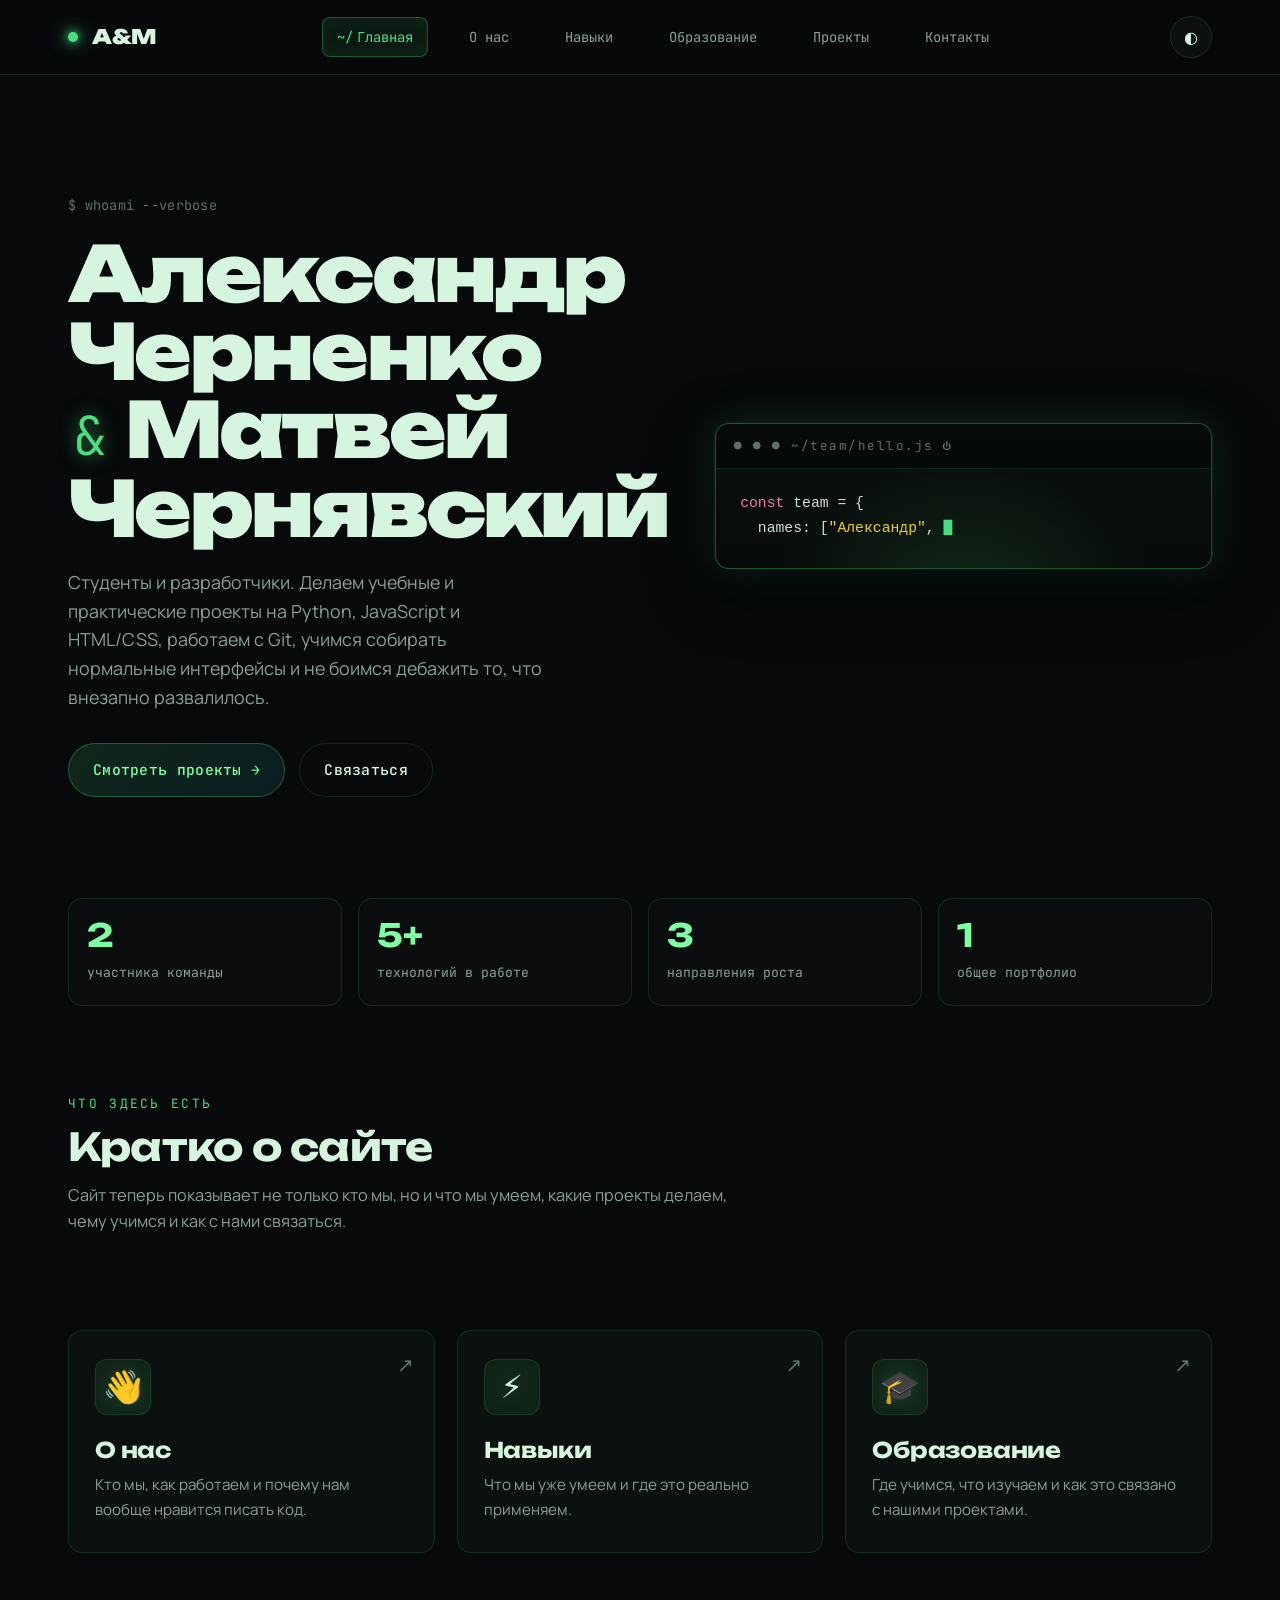
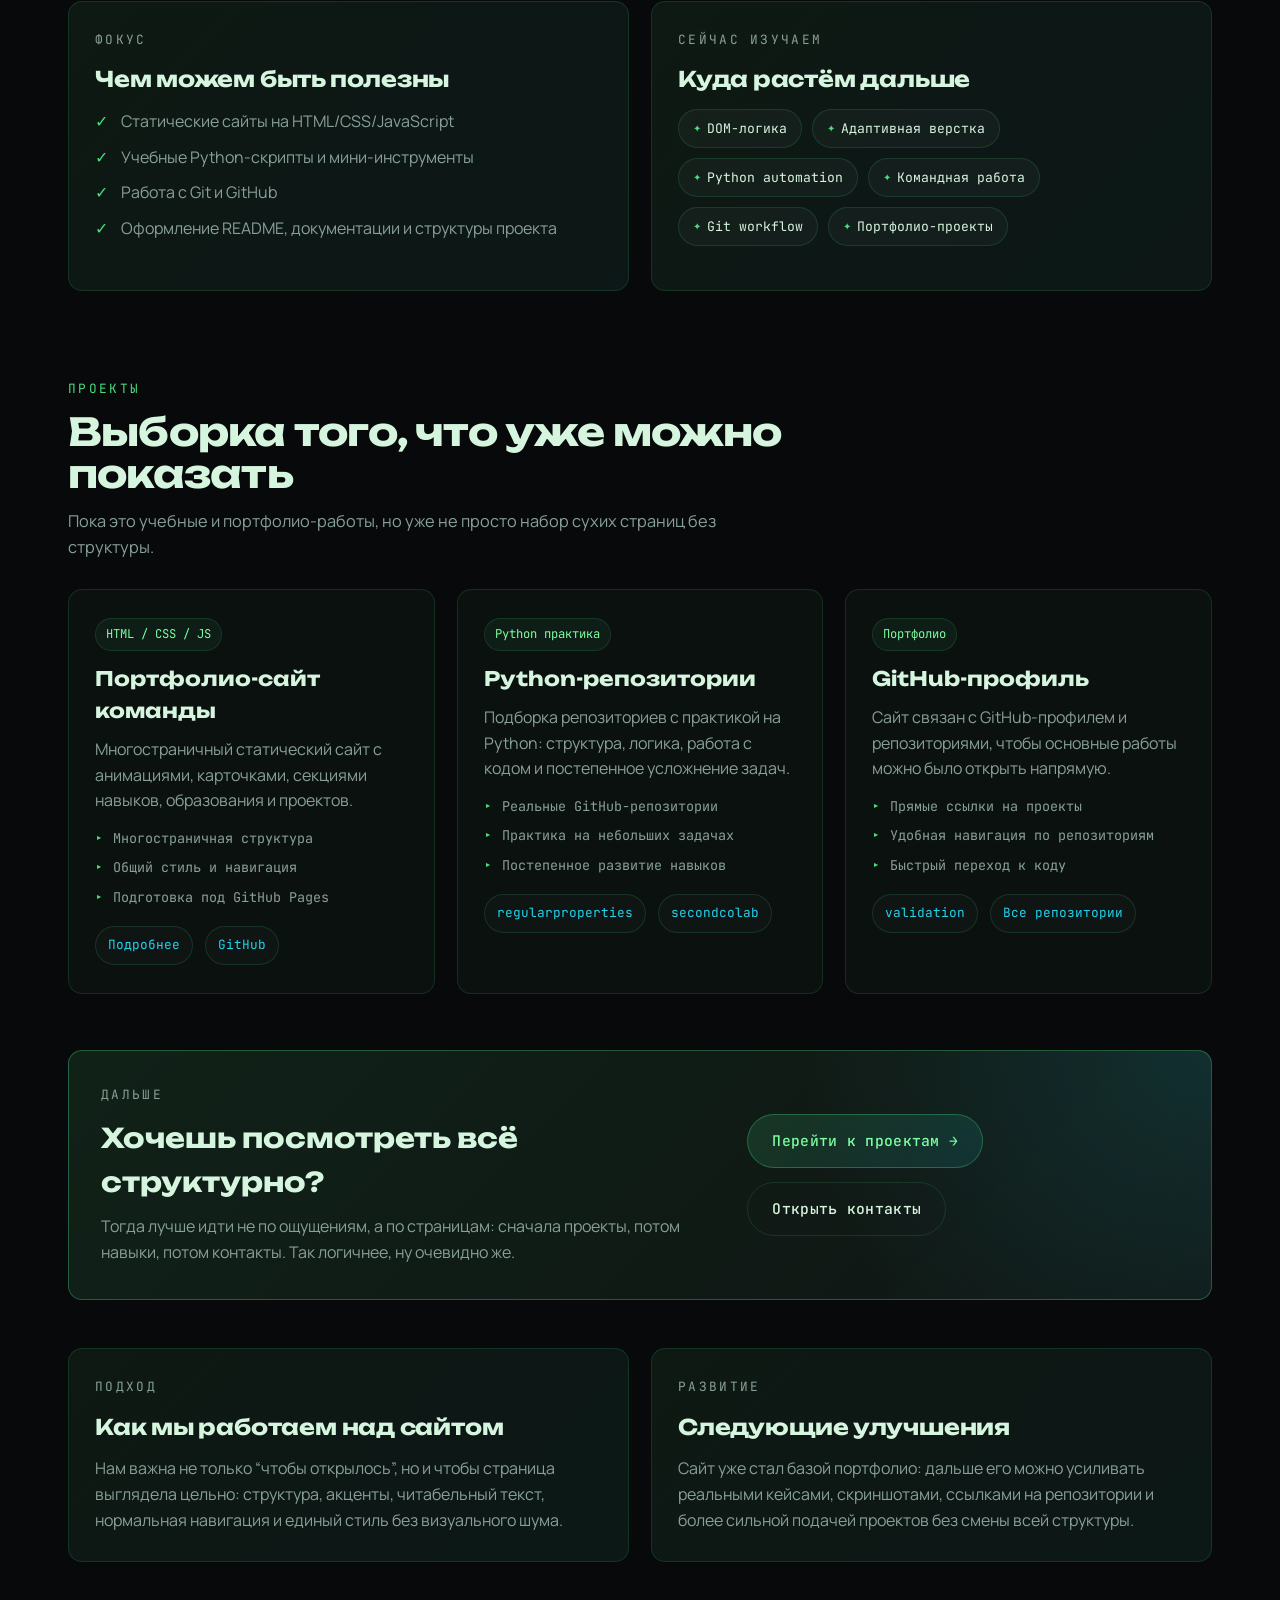
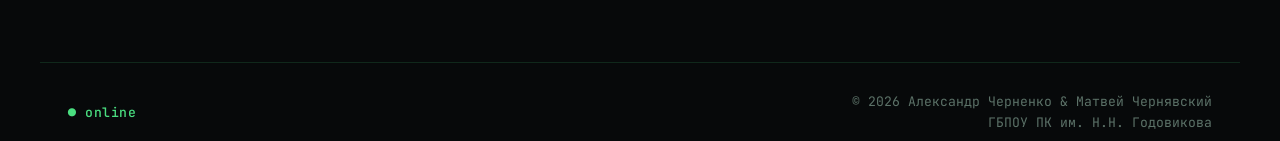
<file: index.html>
<!DOCTYPE html>
<html lang="ru">
<head>
  <meta charset="UTF-8">
  <meta name="viewport" content="width=device-width, initial-scale=1.0">
  <title>Черненко & Чернявский — Портфолио и учебные проекты</title>
  <meta name="description" content="Александр Черненко и Матвей Чернявский — студенты и разработчики. Учебные проекты, навыки, образование и контакты в одном портфолио-сайте.">
  <meta property="og:title" content="Черненко & Чернявский — Портфолио">
  <meta property="og:description" content="Портфолио двух студентов-разработчиков: проекты, навыки, образование и контакты.">
  <meta property="og:type" content="website">
  <meta property="og:locale" content="ru_RU">
  <link rel="icon" href="favicon.svg" type="image/svg+xml">
  <script>try{if(localStorage.getItem('am-site-theme')==='light')document.documentElement.dataset.theme='light'}catch(e){}</script>
  <link rel="stylesheet" href="style.css?v=2">
</head>
<body>
  <div class="grain"></div>
  <div class="scroll-progress" id="scrollProgress"></div>

  <header>
    <nav>
      <div class="logo">A&amp;M</div>
      <ul class="menu">
        <li><a href="index.html" class="active">Главная</a></li>
        <li><a href="about.html">О нас</a></li>
        <li><a href="skills.html">Навыки</a></li>
        <li><a href="education.html">Образование</a></li>
        <li><a href="projects.html">Проекты</a></li>
        <li><a href="contacts.html">Контакты</a></li>
      </ul>
      <button class="theme-toggle" type="button" aria-label="Переключить тему">◐</button>
      <button class="menu-toggle" type="button" aria-label="Открыть меню" aria-expanded="false"><span></span><span></span><span></span></button>
    </nav>
  </header>

  <main>
    <section class="hero">
      <div class="hero-text reveal">
        <h1>Александр Черненко<br><span>&amp;</span> Матвей Чернявский</h1>
        <p class="subtitle">Студенты и разработчики. Делаем учебные и практические проекты на Python, JavaScript и HTML/CSS, работаем с Git, учимся собирать нормальные интерфейсы и не боимся дебажить то, что внезапно развалилось.</p>
        <div class="button-row">
          <a href="projects.html" class="btn">Смотреть проекты →</a>
          <a href="contacts.html" class="btn btn-secondary">Связаться</a>
        </div>
      </div>

      <div class="hero-code reveal" data-delay="2">
<pre><code><span class="kw">const</span> team = {
  names: [<span class="str">"Александр"</span>, <span class="str">"Матвей"</span>],
  stack: [<span class="str">"Python"</span>, <span class="str">"JavaScript"</span>, <span class="str">"Git"</span>],
  goal: <span class="str">"делать понятные и живые проекты"</span>
};

<span class="kw">function</span> buildPortfolio() {
  <span class="kw">return</span> team.names.map(name =&gt; <span class="str">`Hi, ${name}`</span>);
}</code></pre>
      </div>
    </section>

    <section class="stats-strip reveal">
      <div class="stat-card">
        <strong>2</strong>
        <span>участника команды</span>
      </div>
      <div class="stat-card">
        <strong>5+</strong>
        <span>технологий в работе</span>
      </div>
      <div class="stat-card">
        <strong>3</strong>
        <span>направления роста</span>
      </div>
      <div class="stat-card">
        <strong>1</strong>
        <span>общее портфолио</span>
      </div>
    </section>

    <section class="section-head reveal">
      <p class="eyebrow">Что здесь есть</p>
      <h2>Кратко о сайте</h2>
      <p class="section-lead">Сайт теперь показывает не только кто мы, но и что мы умеем, какие проекты делаем, чему учимся и как с нами связаться.</p>
    </section>

    <section class="cards">
      <a href="about.html" class="card reveal" data-delay="1">
        <div class="card-icon">👋</div>
        <h2>О нас</h2>
        <p>Кто мы, как работаем и почему нам вообще нравится писать код.</p>
      </a>
      <a href="skills.html" class="card reveal" data-delay="2">
        <div class="card-icon">⚡</div>
        <h2>Навыки</h2>
        <p>Что мы уже умеем и где это реально применяем.</p>
      </a>
      <a href="education.html" class="card reveal" data-delay="3">
        <div class="card-icon">🎓</div>
        <h2>Образование</h2>
        <p>Где учимся, что изучаем и как это связано с нашими проектами.</p>
      </a>
    </section>

    <section class="feature-grid">
      <div class="panel-block reveal">
        <p class="eyebrow">Фокус</p>
        <h3>Чем можем быть полезны</h3>
        <ul class="check-list">
          <li>Статические сайты на HTML/CSS/JavaScript</li>
          <li>Учебные Python-скрипты и мини-инструменты</li>
          <li>Работа с Git и GitHub</li>
          <li>Оформление README, документации и структуры проекта</li>
        </ul>
      </div>

      <div class="panel-block reveal" data-delay="1">
        <p class="eyebrow">Сейчас изучаем</p>
        <h3>Куда растём дальше</h3>
        <div class="tags">
          <span class="tag">DOM-логика</span>
          <span class="tag">Адаптивная верстка</span>
          <span class="tag">Python automation</span>
          <span class="tag">Командная работа</span>
          <span class="tag">Git workflow</span>
          <span class="tag">Портфолио-проекты</span>
        </div>
      </div>
    </section>

    <section class="section-head reveal">
      <p class="eyebrow">Проекты</p>
      <h2>Выборка того, что уже можно показать</h2>
      <p class="section-lead">Пока это учебные и портфолио-работы, но уже не просто набор сухих страниц без структуры.</p>
    </section>

    <section class="project-grid">
      <article class="project-card reveal">
        <div class="project-meta">HTML / CSS / JS</div>
        <h3>Портфолио-сайт команды</h3>
        <p>Многостраничный статический сайт с анимациями, карточками, секциями навыков, образования и проектов.</p>
        <ul class="project-points">
          <li>Многостраничная структура</li>
          <li>Общий стиль и навигация</li>
          <li>Подготовка под GitHub Pages</li>
        </ul>
        <div class="project-links">
          <a href="projects.html">Подробнее</a>
          <a href="https://github.com/asidpochesov/asidpochesov.github.io" target="_blank" rel="noopener">GitHub</a>
        </div>
      </article>

      <article class="project-card reveal" data-delay="1">
        <div class="project-meta">Python практика</div>
        <h3>Python-репозитории</h3>
        <p>Подборка репозиториев с практикой на Python: структура, логика, работа с кодом и постепенное усложнение задач.</p>
        <ul class="project-points">
          <li>Реальные GitHub-репозитории</li>
          <li>Практика на небольших задачах</li>
          <li>Постепенное развитие навыков</li>
        </ul>
        <div class="project-links">
          <a href="https://github.com/asidpochesov/regularproperties" target="_blank" rel="noopener">regularproperties</a>
          <a href="https://github.com/asidpochesov/secondcolab" target="_blank" rel="noopener">secondcolab</a>
        </div>
      </article>

      <article class="project-card reveal" data-delay="2">
        <div class="project-meta">Портфолио</div>
        <h3>GitHub-профиль</h3>
        <p>Сайт связан с GitHub-профилем и репозиториями, чтобы основные работы можно было открыть напрямую.</p>
        <ul class="project-points">
          <li>Прямые ссылки на проекты</li>
          <li>Удобная навигация по репозиториям</li>
          <li>Быстрый переход к коду</li>
        </ul>
        <div class="project-links">
          <a href="https://github.com/asidpochesov/validation" target="_blank" rel="noopener">validation</a>
          <a href="https://github.com/asidpochesov?tab=repositories" target="_blank" rel="noopener">Все репозитории</a>
        </div>
      </article>
    </section>

    <section class="cta-panel reveal">
      <div>
        <p class="eyebrow">Дальше</p>
        <h2>Хочешь посмотреть всё структурно?</h2>
        <p>Тогда лучше идти не по ощущениям, а по страницам: сначала проекты, потом навыки, потом контакты. Так логичнее, ну очевидно же.</p>
      </div>
      <div class="button-row">
        <a href="projects.html" class="btn">Перейти к проектам →</a>
        <a href="contacts.html" class="btn btn-secondary">Открыть контакты</a>
      </div>
    </section>

    <section class="feature-grid">
      <div class="panel-block reveal">
        <p class="eyebrow">Подход</p>
        <h3>Как мы работаем над сайтом</h3>
        <p>Нам важна не только “чтобы открылось”, но и чтобы страница выглядела цельно: структура, акценты, читабельный текст, нормальная навигация и единый стиль без визуального шума.</p>
      </div>
      <div class="panel-block reveal" data-delay="1">
        <p class="eyebrow">Развитие</p>
        <h3>Следующие улучшения</h3>
        <p>Сайт уже стал базой портфолио: дальше его можно усиливать реальными кейсами, скриншотами, ссылками на репозитории и более сильной подачей проектов без смены всей структуры.</p>
      </div>
    </section>
  </main>

  <footer>
    <p>© <span data-year></span> Александр Черненко &amp; Матвей Чернявский<br>ГБПОУ ПК им. Н.Н. Годовикова</p>
  </footer>

  <script src="script.js"></script>
</body>
</html>
</file>
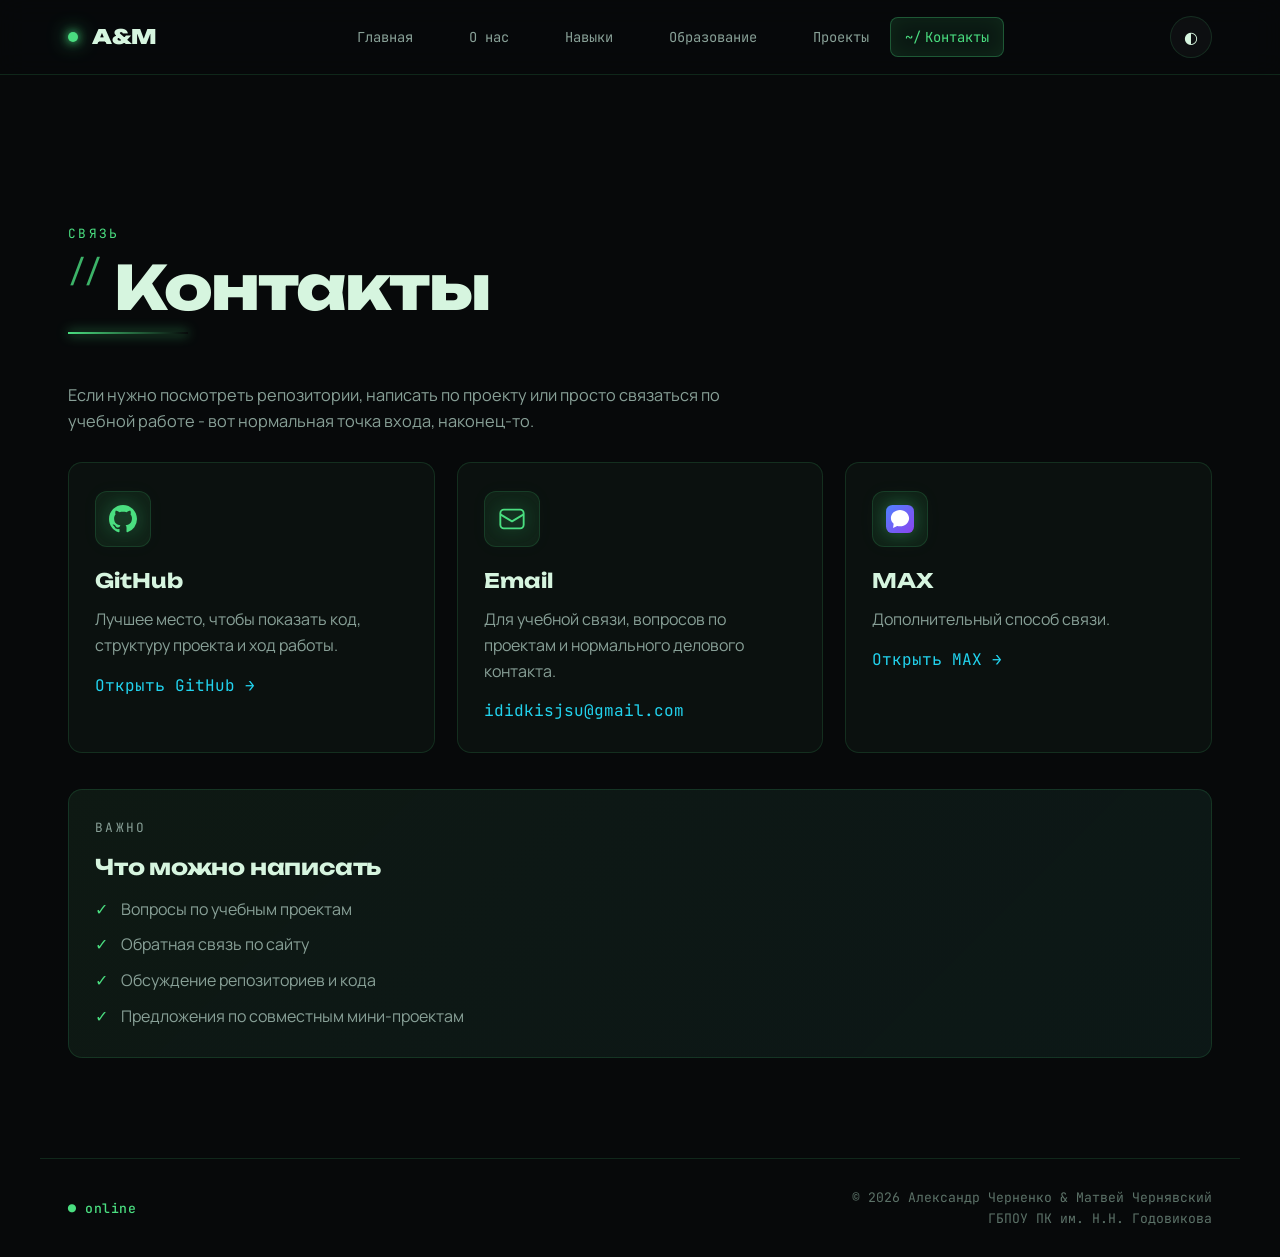
<file: contacts.html>
<!DOCTYPE html>
<html lang="ru">
<head>
  <meta charset="UTF-8">
  <meta name="viewport" content="width=device-width, initial-scale=1.0">
  <title>Контакты - Черненко & Чернявский</title>
  <meta name="description" content="Контакты, GitHub и способы связаться по вопросам учебных и портфолио-проектов.">
  <meta property="og:title" content="Контакты — Черненко & Чернявский">
  <meta property="og:description" content="Способы связи и ссылки на профили для знакомства и общения по проектам.">
  <meta property="og:type" content="website">
  <link rel="icon" href="favicon.svg" type="image/svg+xml">
  <script>try{if(localStorage.getItem('am-site-theme')==='light')document.documentElement.dataset.theme='light'}catch(e){}</script>
  <link rel="stylesheet" href="style.css?v=2">
</head>
<body>
  <div class="grain"></div>
  <div class="scroll-progress" id="scrollProgress"></div>

  <header>
    <nav>
      <div class="logo">A&amp;M</div>
      <ul class="menu">
        <li><a href="index.html">Главная</a></li>
        <li><a href="about.html">О нас</a></li>
        <li><a href="skills.html">Навыки</a></li>
        <li><a href="education.html">Образование</a></li>
        <li><a href="projects.html">Проекты</a></li>
        <li><a href="contacts.html" class="active">Контакты</a></li>
      </ul>
      <button class="theme-toggle" type="button" aria-label="Переключить тему">◐</button>
      <button class="menu-toggle" type="button" aria-label="Открыть меню" aria-expanded="false"><span></span><span></span><span></span></button>
    </nav>
  </header>

  <main>
    <section class="section-head reveal">
      <p class="eyebrow">Связь</p>
      <h1 class="page-title">Контакты</h1>
      <p class="section-lead">Если нужно посмотреть репозитории, написать по проекту или просто связаться по учебной работе - вот нормальная точка входа, наконец-то.</p>
    </section>

    <section class="contact-grid">
      <article class="contact-card reveal">
        <div class="card-icon contact-icon-box">
          <img class="contact-card-icon-img contact-icon-mono" src="images/github-icon.svg" alt="GitHub">
        </div>
        <h2>GitHub</h2>
        <p>Лучшее место, чтобы показать код, структуру проекта и ход работы.</p>
        <a class="contact-link" href="https://github.com/asidpochesov" target="_blank" rel="noopener">
          <span>Открыть GitHub →</span>
        </a>
      </article>

      <article class="contact-card reveal" data-delay="1">
        <div class="card-icon contact-icon-box">
          <img class="contact-card-icon-img contact-icon-mono" src="images/email-icon.svg" alt="Email">
        </div>
        <h2>Email</h2>
        <p>Для учебной связи, вопросов по проектам и нормального делового контакта.</p>
        <a class="contact-link" href="mailto:ididkisjsu@gmail.com">
          <span>ididkisjsu@gmail.com</span>
        </a>
      </article>

      <article class="contact-card reveal" data-delay="2">
        <div class="card-icon contact-icon-box">
          <img class="contact-card-icon-img" src="images/max-icon.svg" alt="MAX">
        </div>
        <h2>MAX</h2>
        <p>Дополнительный способ связи.</p>
        <a class="contact-link" href="max.html">
          <span>Открыть MAX →</span>
        </a>
      </article>
    </section>

    <section class="panel-block reveal">
      <p class="eyebrow">Важно</p>
      <h3>Что можно написать</h3>
      <ul class="check-list">
        <li>Вопросы по учебным проектам</li>
        <li>Обратная связь по сайту</li>
        <li>Обсуждение репозиториев и кода</li>
        <li>Предложения по совместным мини-проектам</li>
      </ul>
    </section>
  </main>

  <footer>
    <p>© <span data-year></span> Александр Черненко &amp; Матвей Чернявский<br>ГБПОУ ПК им. Н.Н. Годовикова</p>
  </footer>

  <script src="script.js"></script>
</body>
</html>
</file>
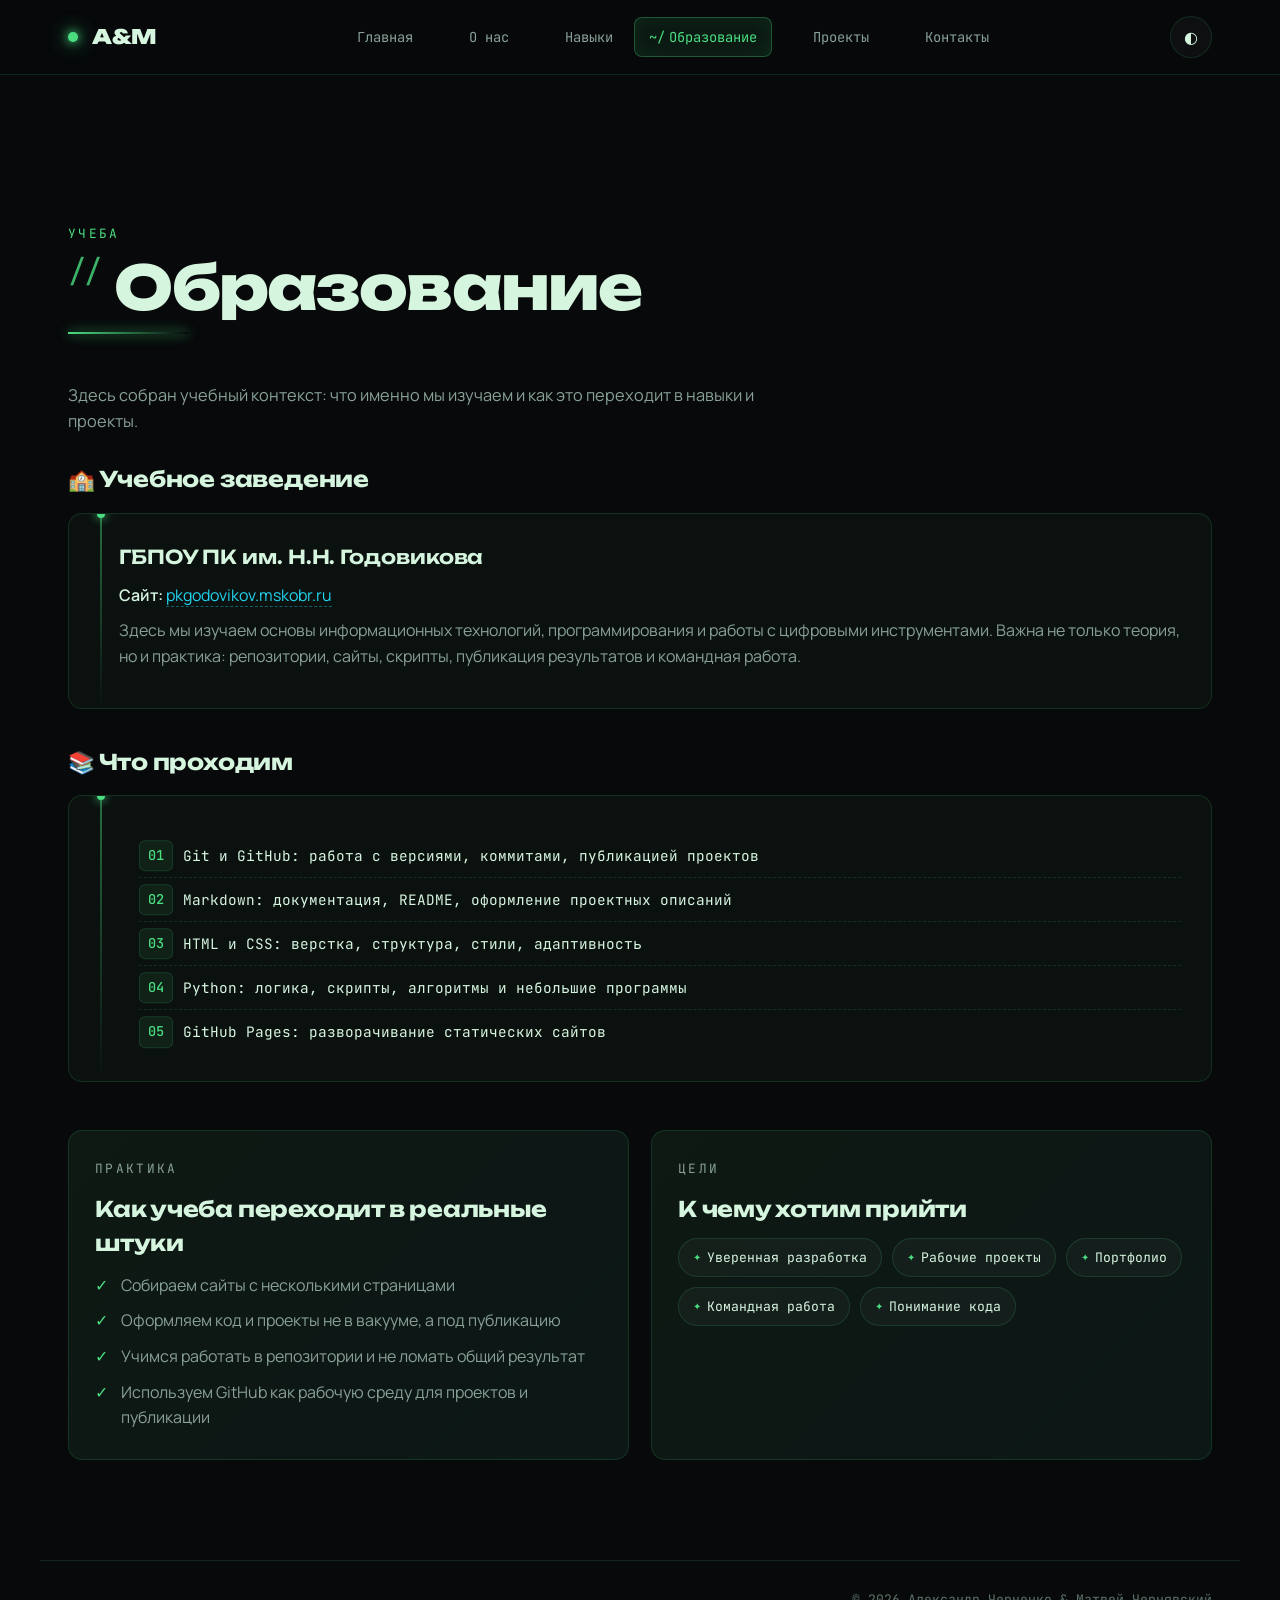
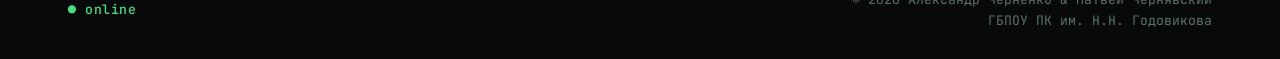
<file: education.html>
<!DOCTYPE html>
<html lang="ru">
<head>
  <meta charset="UTF-8">
  <meta name="viewport" content="width=device-width, initial-scale=1.0">
  <title>Образование — Черненко & Чернявский</title>
  <meta name="description" content="Где мы учимся, какие темы уже прошли и как обучение связано с нашими проектами.">
  <meta property="og:title" content="Образование — Черненко & Чернявский">
  <meta property="og:description" content="Учебный контекст, предметы и практические направления развития.">
  <meta property="og:type" content="website">
  <link rel="icon" href="favicon.svg" type="image/svg+xml">
  <script>try{if(localStorage.getItem('am-site-theme')==='light')document.documentElement.dataset.theme='light'}catch(e){}</script>
  <link rel="stylesheet" href="style.css?v=2">
</head>
<body>
  <div class="grain"></div>
  <div class="scroll-progress" id="scrollProgress"></div>

  <header>
    <nav>
      <div class="logo">A&amp;M</div>
      <ul class="menu">
        <li><a href="index.html">Главная</a></li>
        <li><a href="about.html">О нас</a></li>
        <li><a href="skills.html">Навыки</a></li>
        <li><a href="education.html" class="active">Образование</a></li>
        <li><a href="projects.html">Проекты</a></li>
        <li><a href="contacts.html">Контакты</a></li>
      </ul>
      <button class="theme-toggle" type="button" aria-label="Переключить тему">◐</button>
      <button class="menu-toggle" type="button" aria-label="Открыть меню" aria-expanded="false"><span></span><span></span><span></span></button>
    </nav>
  </header>

  <main>
    <section class="section-head reveal">
      <p class="eyebrow">Учеба</p>
      <h1 class="page-title">Образование</h1>
      <p class="section-lead">Здесь собран учебный контекст: что именно мы изучаем и как это переходит в навыки и проекты.</p>
    </section>

    <section class="edu-block reveal" data-delay="1">
      <h2>🏫 Учебное заведение</h2>
      <div class="edu-card">
        <h3>ГБПОУ ПК им. Н.Н. Годовикова</h3>
        <p><strong>Сайт:</strong> <a href="https://pkgodovikov.mskobr.ru/" target="_blank" rel="noopener">pkgodovikov.mskobr.ru</a></p>
        <p>Здесь мы изучаем основы информационных технологий, программирования и работы с цифровыми инструментами. Важна не только теория, но и практика: репозитории, сайты, скрипты, публикация результатов и командная работа.</p>
      </div>
    </section>

    <section class="edu-block reveal" data-delay="2">
      <h2>📚 Что проходим</h2>
      <div class="edu-card">
        <ol>
          <li>Git и GitHub: работа с версиями, коммитами, публикацией проектов</li>
          <li>Markdown: документация, README, оформление проектных описаний</li>
          <li>HTML и CSS: верстка, структура, стили, адаптивность</li>
          <li>Python: логика, скрипты, алгоритмы и небольшие программы</li>
          <li>GitHub Pages: разворачивание статических сайтов</li>
        </ol>
      </div>
    </section>

    <section class="feature-grid">
      <div class="panel-block reveal">
        <p class="eyebrow">Практика</p>
        <h3>Как учеба переходит в реальные штуки</h3>
        <ul class="check-list">
          <li>Собираем сайты с несколькими страницами</li>
          <li>Оформляем код и проекты не в вакууме, а под публикацию</li>
          <li>Учимся работать в репозитории и не ломать общий результат</li>
          <li>Используем GitHub как рабочую среду для проектов и публикации</li>
        </ul>
      </div>

      <div class="panel-block reveal" data-delay="1">
        <p class="eyebrow">Цели</p>
        <h3>К чему хотим прийти</h3>
        <div class="tags">
          <span class="tag">Уверенная разработка</span>
          <span class="tag">Рабочие проекты</span>
          <span class="tag">Портфолио</span>
          <span class="tag">Командная работа</span>
          <span class="tag">Понимание кода</span>
        </div>
      </div>
    </section>
  </main>

  <footer>
    <p>© <span data-year></span> Александр Черненко &amp; Матвей Чернявский<br>ГБПОУ ПК им. Н.Н. Годовикова</p>
  </footer>

  <script src="script.js"></script>
</body>
</html>
</file>
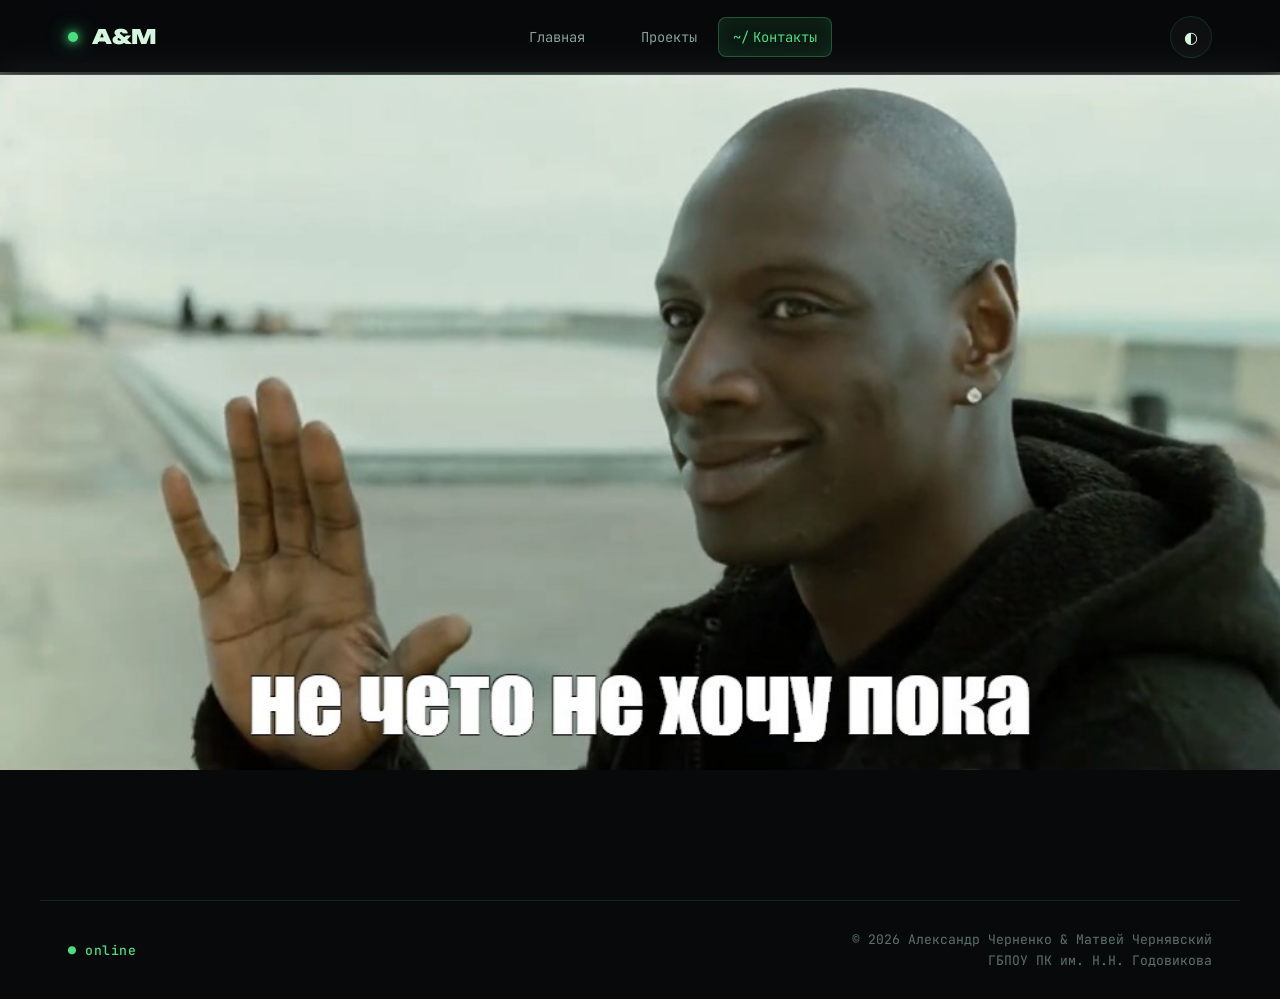
<file: max.html>
<!DOCTYPE html>
<html lang="ru">
<head>
  <meta charset="UTF-8">
  <meta name="viewport" content="width=device-width, initial-scale=1.0">
  <title>MAX — Черненко & Чернявский</title>
  <meta name="description" content="Отдельная страница MAX для портфолио-сайта.">
  <link rel="icon" href="favicon.svg" type="image/svg+xml">
  <script>try{if(localStorage.getItem('am-site-theme')==='light')document.documentElement.dataset.theme='light'}catch(e){}</script>
  <link rel="stylesheet" href="style.css?v=2">
</head>
<body class="max-page">
  <div class="grain"></div>
  <div class="scroll-progress" id="scrollProgress"></div>

  <header>
    <nav>
      <div class="logo">A&amp;M</div>
      <ul class="menu">
        <li><a href="index.html">Главная</a></li>
        <li><a href="projects.html">Проекты</a></li>
        <li><a href="contacts.html" class="active">Контакты</a></li>
      </ul>
      <button class="theme-toggle" type="button" aria-label="Переключить тему">◐</button>
      <button class="menu-toggle" type="button" aria-label="Открыть меню" aria-expanded="false"><span></span><span></span><span></span></button>
    </nav>
  </header>

  <main class="max-main">
    <section class="max-fullscreen reveal">
      <img class="max-fullscreen-image" src="images/8104b05ef37c4a6cf58ff6ccd0976eac.jpg" alt="MAX">
    </section>
  </main>

  <footer>
    <p>© <span data-year></span> Александр Черненко &amp; Матвей Чернявский<br>ГБПОУ ПК им. Н.Н. Годовикова</p>
  </footer>

  <script src="script.js"></script>
</body>
</html>
</file>
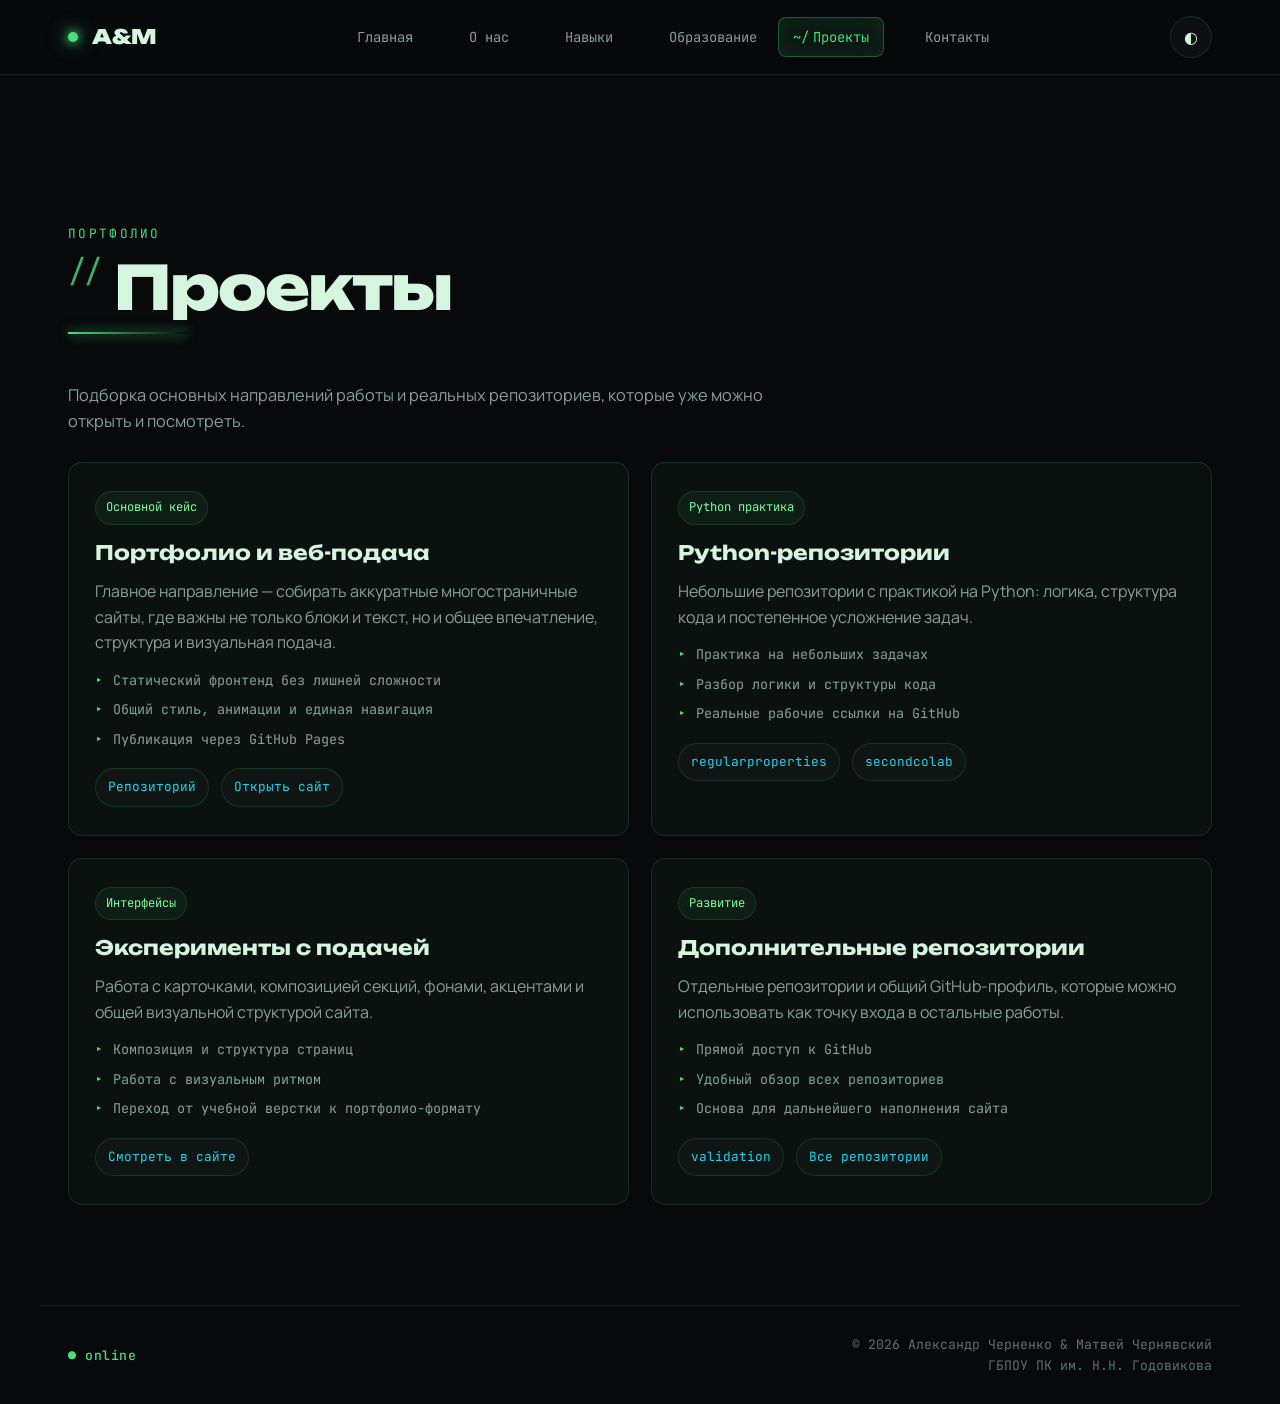
<file: projects.html>
<!DOCTYPE html>
<html lang="ru">
<head>
  <meta charset="UTF-8">
  <meta name="viewport" content="width=device-width, initial-scale=1.0">
  <title>Проекты — Черненко & Чернявский</title>
  <meta name="description" content="Подборка учебных и портфолио-проектов: сайты, Python-скрипты и репозитории.">
  <meta property="og:title" content="Проекты — Черненко & Чернявский">
  <meta property="og:description" content="Сайты, Python-практика и репозитории, которые можно показать как портфолио.">
  <meta property="og:type" content="website">
  <link rel="icon" href="favicon.svg" type="image/svg+xml">
  <script>try{if(localStorage.getItem('am-site-theme')==='light')document.documentElement.dataset.theme='light'}catch(e){}</script>
  <link rel="stylesheet" href="style.css?v=2">
</head>
<body>
  <div class="grain"></div>
  <div class="scroll-progress" id="scrollProgress"></div>

  <header>
    <nav>
      <div class="logo">A&amp;M</div>
      <ul class="menu">
        <li><a href="index.html">Главная</a></li>
        <li><a href="about.html">О нас</a></li>
        <li><a href="skills.html">Навыки</a></li>
        <li><a href="education.html">Образование</a></li>
        <li><a href="projects.html" class="active">Проекты</a></li>
        <li><a href="contacts.html">Контакты</a></li>
      </ul>
      <button class="theme-toggle" type="button" aria-label="Переключить тему">◐</button>
      <button class="menu-toggle" type="button" aria-label="Открыть меню" aria-expanded="false"><span></span><span></span><span></span></button>
    </nav>
  </header>

  <main>
    <section class="section-head reveal">
      <p class="eyebrow">Портфолио</p>
      <h1 class="page-title">Проекты</h1>
      <p class="section-lead">Подборка основных направлений работы и реальных репозиториев, которые уже можно открыть и посмотреть.</p>
    </section>

    <section class="project-grid project-grid-wide">
      <article class="project-card reveal">
        <div class="project-meta">Основной кейс</div>
        <h3>Портфолио и веб-подача</h3>
        <p>Главное направление — собирать аккуратные многостраничные сайты, где важны не только блоки и текст, но и общее впечатление, структура и визуальная подача.</p>
        <ul class="project-points">
          <li>Статический фронтенд без лишней сложности</li>
          <li>Общий стиль, анимации и единая навигация</li>
          <li>Публикация через GitHub Pages</li>
        </ul>
        <div class="project-links">
          <a href="https://github.com/asidpochesov/asidpochesov.github.io" target="_blank" rel="noopener">Репозиторий</a>
          <a href="index.html">Открыть сайт</a>
        </div>
      </article>

      <article class="project-card reveal" data-delay="1">
        <div class="project-meta">Python практика</div>
        <h3>Python-репозитории</h3>
        <p>Небольшие репозитории с практикой на Python: логика, структура кода и постепенное усложнение задач.</p>
        <ul class="project-points">
          <li>Практика на небольших задачах</li>
          <li>Разбор логики и структуры кода</li>
          <li>Реальные рабочие ссылки на GitHub</li>
        </ul>
        <div class="project-links">
          <a href="https://github.com/asidpochesov/regularproperties" target="_blank" rel="noopener">regularproperties</a>
          <a href="https://github.com/asidpochesov/secondcolab" target="_blank" rel="noopener">secondcolab</a>
        </div>
      </article>

      <article class="project-card reveal" data-delay="2">
        <div class="project-meta">Интерфейсы</div>
        <h3>Эксперименты с подачей</h3>
        <p>Работа с карточками, композицией секций, фонами, акцентами и общей визуальной структурой сайта.</p>
        <ul class="project-points">
          <li>Композиция и структура страниц</li>
          <li>Работа с визуальным ритмом</li>
          <li>Переход от учебной верстки к портфолио-формату</li>
        </ul>
        <div class="project-links">
          <a href="index.html">Смотреть в сайте</a>
        </div>
      </article>

      <article class="project-card reveal" data-delay="3">
        <div class="project-meta">Развитие</div>
        <h3>Дополнительные репозитории</h3>
        <p>Отдельные репозитории и общий GitHub-профиль, которые можно использовать как точку входа в остальные работы.</p>
        <ul class="project-points">
          <li>Прямой доступ к GitHub</li>
          <li>Удобный обзор всех репозиториев</li>
          <li>Основа для дальнейшего наполнения сайта</li>
        </ul>
        <div class="project-links">
          <a href="https://github.com/asidpochesov/validation" target="_blank" rel="noopener">validation</a>
          <a href="https://github.com/asidpochesov?tab=repositories" target="_blank" rel="noopener">Все репозитории</a>
        </div>
      </article>
    </section>
  </main>

  <footer>
    <p>© <span data-year></span> Александр Черненко &amp; Матвей Чернявский<br>ГБПОУ ПК им. Н.Н. Годовикова</p>
  </footer>

  <script src="script.js"></script>
</body>
</html>
</file>
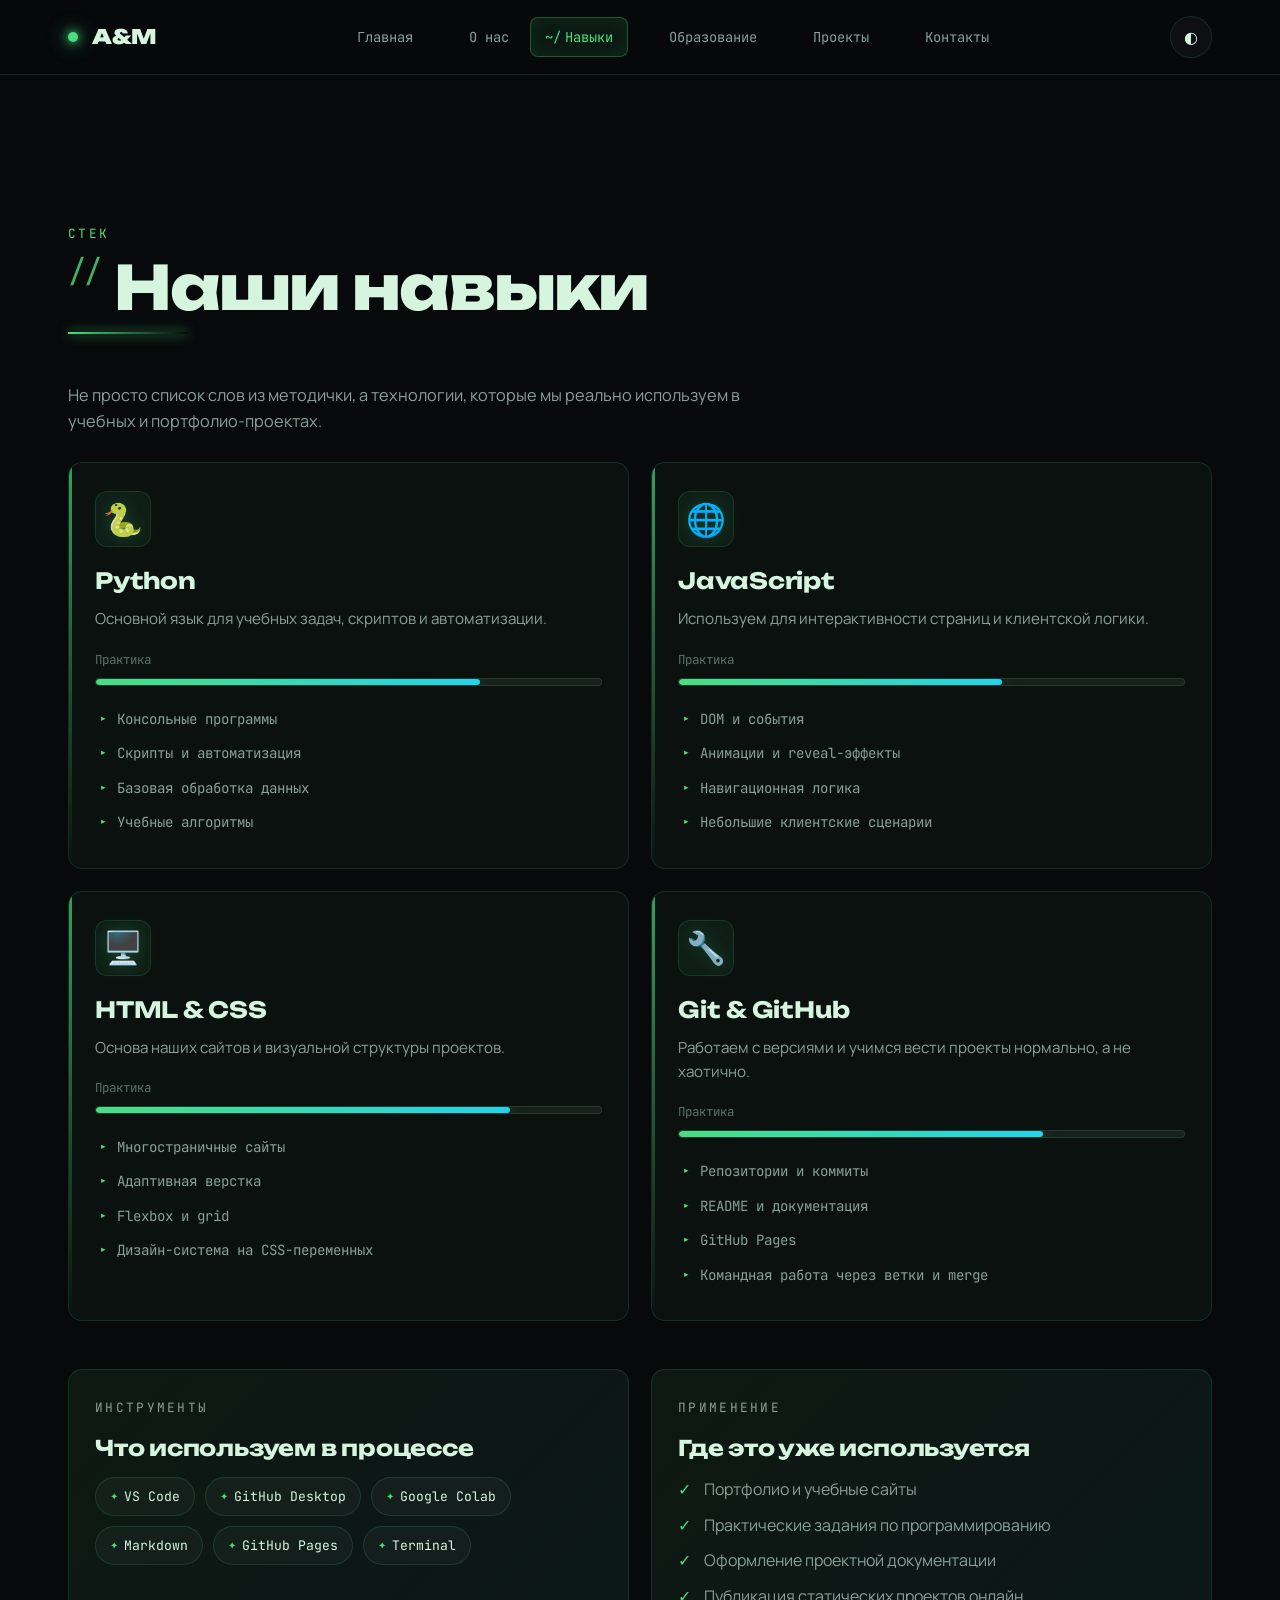
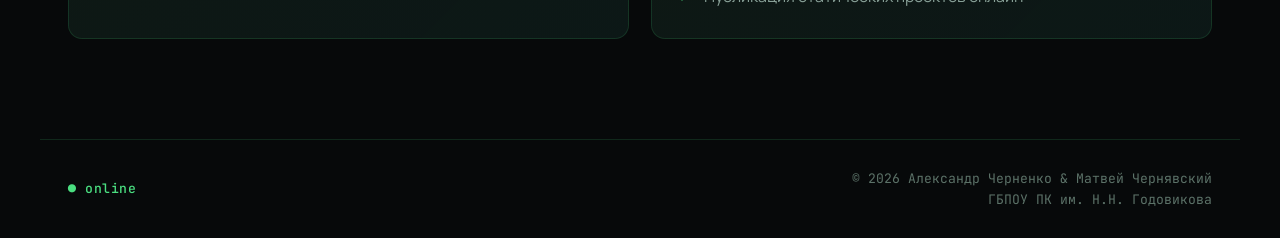
<file: skills.html>
<!DOCTYPE html>
<html lang="ru">
<head>
  <meta charset="UTF-8">
  <meta name="viewport" content="width=device-width, initial-scale=1.0">
  <title>Навыки — Черненко & Чернявский</title>
  <meta name="description" content="Python, JavaScript, HTML/CSS, Git и другие навыки, которые мы используем в учебных и портфолио-проектах.">
  <meta property="og:title" content="Навыки — Черненко & Чернявский">
  <meta property="og:description" content="Технологии, инструменты и практики, которые мы используем в проектах.">
  <meta property="og:type" content="website">
  <link rel="icon" href="favicon.svg" type="image/svg+xml">
  <script>try{if(localStorage.getItem('am-site-theme')==='light')document.documentElement.dataset.theme='light'}catch(e){}</script>
  <link rel="stylesheet" href="style.css?v=2">
</head>
<body>
  <div class="grain"></div>
  <div class="scroll-progress" id="scrollProgress"></div>

  <header>
    <nav>
      <div class="logo">A&amp;M</div>
      <ul class="menu">
        <li><a href="index.html">Главная</a></li>
        <li><a href="about.html">О нас</a></li>
        <li><a href="skills.html" class="active">Навыки</a></li>
        <li><a href="education.html">Образование</a></li>
        <li><a href="projects.html">Проекты</a></li>
        <li><a href="contacts.html">Контакты</a></li>
      </ul>
      <button class="theme-toggle" type="button" aria-label="Переключить тему">◐</button>
      <button class="menu-toggle" type="button" aria-label="Открыть меню" aria-expanded="false"><span></span><span></span><span></span></button>
    </nav>
  </header>

  <main>
    <section class="section-head reveal">
      <p class="eyebrow">Стек</p>
      <h1 class="page-title">Наши навыки</h1>
      <p class="section-lead">Не просто список слов из методички, а технологии, которые мы реально используем в учебных и портфолио-проектах.</p>
    </section>

    <div class="skills-grid">
      <article class="skill-card reveal" data-delay="1">
        <div class="skill-icon">🐍</div>
        <h2>Python</h2>
        <p>Основной язык для учебных задач, скриптов и автоматизации.</p>
        <div class="skill-meter">
          <span>Практика</span>
          <div class="meter"><i style="width: 76%"></i></div>
        </div>
        <ul>
          <li>Консольные программы</li>
          <li>Скрипты и автоматизация</li>
          <li>Базовая обработка данных</li>
          <li>Учебные алгоритмы</li>
        </ul>
      </article>

      <article class="skill-card reveal" data-delay="2">
        <div class="skill-icon">🌐</div>
        <h2>JavaScript</h2>
        <p>Используем для интерактивности страниц и клиентской логики.</p>
        <div class="skill-meter">
          <span>Практика</span>
          <div class="meter"><i style="width: 64%"></i></div>
        </div>
        <ul>
          <li>DOM и события</li>
          <li>Анимации и reveal-эффекты</li>
          <li>Навигационная логика</li>
          <li>Небольшие клиентские сценарии</li>
        </ul>
      </article>

      <article class="skill-card reveal" data-delay="3">
        <div class="skill-icon">🖥️</div>
        <h2>HTML &amp; CSS</h2>
        <p>Основа наших сайтов и визуальной структуры проектов.</p>
        <div class="skill-meter">
          <span>Практика</span>
          <div class="meter"><i style="width: 82%"></i></div>
        </div>
        <ul>
          <li>Многостраничные сайты</li>
          <li>Адаптивная верстка</li>
          <li>Flexbox и grid</li>
          <li>Дизайн-система на CSS-переменных</li>
        </ul>
      </article>

      <article class="skill-card reveal" data-delay="4">
        <div class="skill-icon">🔧</div>
        <h2>Git &amp; GitHub</h2>
        <p>Работаем с версиями и учимся вести проекты нормально, а не хаотично.</p>
        <div class="skill-meter">
          <span>Практика</span>
          <div class="meter"><i style="width: 72%"></i></div>
        </div>
        <ul>
          <li>Репозитории и коммиты</li>
          <li>README и документация</li>
          <li>GitHub Pages</li>
          <li>Командная работа через ветки и merge</li>
        </ul>
      </article>
    </div>

    <section class="feature-grid">
      <div class="panel-block reveal">
        <p class="eyebrow">Инструменты</p>
        <h3>Что используем в процессе</h3>
        <div class="tags">
          <span class="tag">VS Code</span>
          <span class="tag">GitHub Desktop</span>
          <span class="tag">Google Colab</span>
          <span class="tag">Markdown</span>
          <span class="tag">GitHub Pages</span>
          <span class="tag">Terminal</span>
        </div>
      </div>

      <div class="panel-block reveal" data-delay="1">
        <p class="eyebrow">Применение</p>
        <h3>Где это уже используется</h3>
        <ul class="check-list">
          <li>Портфолио и учебные сайты</li>
          <li>Практические задания по программированию</li>
          <li>Оформление проектной документации</li>
          <li>Публикация статических проектов онлайн</li>
        </ul>
      </div>
    </section>
  </main>

  <footer>
    <p>© <span data-year></span> Александр Черненко &amp; Матвей Чернявский<br>ГБПОУ ПК им. Н.Н. Годовикова</p>
  </footer>

  <script src="script.js"></script>
</body>
</html>
</file>
<file: style.css>
/* =========================================================
   A&M — Terminal×Cyber edition
   style.css
   ========================================================= */

@import url('https://fonts.googleapis.com/css2?family=Unbounded:wght@400;600;800;900&family=JetBrains+Mono:wght@300;400;500;700&family=Manrope:wght@300;400;500;600;700&display=swap');

/* ---------- Design tokens ---------- */
:root {
  --bg-0: #07090a;
  --bg-1: #0a0e0b;
  --bg-2: #0e1512;
  --bg-3: #121b17;
  --panel: rgba(14, 21, 18, 0.72);
  --panel-solid: #0e1512;
  --line: rgba(74, 222, 128, 0.14);
  --line-strong: rgba(74, 222, 128, 0.32);
  --text: #d6f5df;
  --text-dim: #88a097;
  --text-mute: #5c7268;
  --green: #4ade80;
  --green-bright: #7cffa0;
  --cyan: #22d3ee;
  --yellow: #facc15;
  --magenta: #f472b6;
  --red: #ef4444;
  --shadow-glow: 0 0 40px rgba(74, 222, 128, 0.18);
  --shadow-glow-strong: 0 0 60px rgba(74, 222, 128, 0.35);
  --radius: 14px;
  --radius-sm: 8px;
  --mono: 'JetBrains Mono', ui-monospace, SFMono-Regular, Menlo, monospace;
  --display: 'Unbounded', 'Manrope', system-ui, sans-serif;
  --body: 'Manrope', system-ui, -apple-system, sans-serif;
}

html[data-theme="light"] {
  --bg-0: #f9fafb;
  --bg-1: #ffffff;
  --bg-2: #ffffff;
  --bg-3: #f0f2f1;
  --panel: #ffffff;
  --panel-solid: #ffffff;
  --line: rgba(0, 0, 0, 0.10);
  --line-strong: rgba(0, 0, 0, 0.18);
  --text: #111827;
  --text-dim: #374151;
  --text-mute: #6b7280;
  --green: #16a34a;
  --green-bright: #15803d;
  --cyan: #0891b2;
  --yellow: #92400e;
  --magenta: #9d174d;
  --red: #b91c1c;
  --shadow-glow: 0 2px 16px rgba(0, 0, 0, 0.08);
  --shadow-glow-strong: 0 6px 32px rgba(0, 0, 0, 0.13);
}

/* В светлой теме убираем все тёмные декоративные эффекты */
html[data-theme="light"] body::before,
html[data-theme="light"] body::after {
  display: none !important;
  opacity: 0 !important;
  visibility: hidden !important;
}

html[data-theme="light"] .grain {
  display: none !important;
  opacity: 0 !important;
}

html[data-theme="light"] body {
  background: #f5f6f7;
}

* { box-sizing: border-box; margin: 0; padding: 0; }

html { scroll-behavior: smooth; }

html, body {
  background: var(--bg-0);
  color: var(--text);
  font-family: var(--body);
  font-size: 16px;
  line-height: 1.6;
  min-height: 100%;
  -webkit-font-smoothing: antialiased;
  text-rendering: optimizeLegibility;
  overflow-x: hidden;
}

body {
  position: relative;
  padding-top: 72px;
}

body.modal-open {
  overflow: hidden;
}

/* ---------- Ambient background: aurora + grid + scanlines + noise ---------- */
body::before,
body::after {
  content: '';
  position: fixed;
  inset: 0;
  pointer-events: none;
  z-index: -2;
}

body::before {
  background:
    radial-gradient(ellipse 60% 45% at 15% 10%, rgba(74, 222, 128, 0.22), transparent 60%),
    radial-gradient(ellipse 55% 40% at 90% 20%, rgba(34, 211, 238, 0.14), transparent 60%),
    radial-gradient(ellipse 80% 60% at 50% 110%, rgba(124, 255, 160, 0.10), transparent 65%),
    linear-gradient(180deg, #06090a 0%, #07100c 100%);
  animation: aurora 22s ease-in-out infinite alternate;
}

body::after {
  background-image:
    linear-gradient(rgba(74, 222, 128, 0.05) 1px, transparent 1px),
    linear-gradient(90deg, rgba(74, 222, 128, 0.05) 1px, transparent 1px),
    repeating-linear-gradient(0deg, rgba(0, 0, 0, 0.25) 0 2px, transparent 2px 4px);
  background-size: 48px 48px, 48px 48px, 100% 4px;
  mix-blend-mode: screen;
  opacity: 0.55;
}

@keyframes aurora {
  0%   { filter: hue-rotate(0deg)   saturate(1.05); transform: translate3d(0, 0, 0); }
  50%  { filter: hue-rotate(-12deg) saturate(1.2);  transform: translate3d(-1%, 1%, 0); }
  100% { filter: hue-rotate(10deg)  saturate(1.1);  transform: translate3d(1%, -1%, 0); }
}

.grain {
  position: fixed;
  inset: -50%;
  pointer-events: none;
  z-index: -1;
  opacity: 0.06;
  background-image: url("data:image/svg+xml;utf8,<svg xmlns='http://www.w3.org/2000/svg' width='160' height='160'><filter id='n'><feTurbulence type='fractalNoise' baseFrequency='0.9' numOctaves='2' stitchTiles='stitch'/><feColorMatrix values='0 0 0 0 1  0 0 0 0 1  0 0 0 0 1  0 0 0 0.5 0'/></filter><rect width='100%25' height='100%25' filter='url(%23n)'/></svg>");
  animation: grain 1.2s steps(6) infinite;
}

@keyframes grain {
  0%, 100% { transform: translate(0, 0); }
  20% { transform: translate(-3%, 2%); }
  40% { transform: translate(2%, -1%); }
  60% { transform: translate(-1%, -3%); }
  80% { transform: translate(3%, 1%); }
}

.scroll-progress {
  position: fixed;
  top: 0; left: 0;
  height: 2px; width: 0;
  background: linear-gradient(90deg, var(--green), var(--cyan));
  box-shadow: 0 0 12px var(--green);
  z-index: 1000;
  transition: width 0.05s linear;
}

::selection { background: rgba(74, 222, 128, 0.35); color: #fff; }

/* ---------- Header / Nav ---------- */
header {
  position: fixed;
  top: 0; left: 0; right: 0;
  z-index: 100;
  background: rgba(7, 9, 10, 0.6);
  backdrop-filter: blur(14px) saturate(140%);
  -webkit-backdrop-filter: blur(14px) saturate(140%);
  border-bottom: 1px solid var(--line);
}

html[data-theme="light"] header {
  background: rgba(255, 255, 255, 0.95);
  border-bottom-color: rgba(0, 0, 0, 0.09);
  box-shadow: 0 1px 12px rgba(0, 0, 0, 0.06);
  backdrop-filter: blur(12px);
}

nav {
  max-width: 1200px;
  margin: 0 auto;
  padding: 16px 28px;
  display: flex;
  align-items: center;
  justify-content: space-between;
  gap: 24px;
}

.theme-toggle {
  width: 42px;
  height: 42px;
  display: inline-grid;
  place-items: center;
  border-radius: 999px;
  border: 1px solid var(--line);
  background: rgba(255, 255, 255, 0.03);
  color: var(--text);
  font-family: var(--mono);
  font-size: 1rem;
  cursor: pointer;
  transition: all 0.2s ease;
}

.theme-toggle:hover {
  border-color: var(--line-strong);
  background: rgba(74, 222, 128, 0.08);
  color: var(--green-bright);
  transform: translateY(-1px);
}

html[data-theme="light"] .theme-toggle {
  background: rgba(16, 39, 27, 0.03);
}

.logo {
  font-family: var(--display);
  font-weight: 900;
  font-size: 1.25rem;
  letter-spacing: -0.02em;
  color: var(--text);
  position: relative;
  padding-left: 24px;
}
.logo::before {
  content: '';
  position: absolute;
  left: 0; top: 50%;
  transform: translateY(-50%);
  width: 10px; height: 10px;
  border-radius: 50%;
  background: var(--green);
  box-shadow: 0 0 10px var(--green), 0 0 20px var(--green);
  animation: pulse 2s ease-in-out infinite;
}
@keyframes pulse {
  0%, 100% { opacity: 1; transform: translateY(-50%) scale(1); }
  50% { opacity: 0.55; transform: translateY(-50%) scale(0.85); }
}

.menu {
  list-style: none;
  display: flex;
  gap: 6px;
  font-family: var(--mono);
  font-size: 0.86rem;
}
.menu a {
  display: inline-block;
  padding: 8px 14px;
  color: var(--text-dim);
  text-decoration: none;
  border-radius: var(--radius-sm);
  border: 1px solid transparent;
  transition: all 0.2s ease;
  position: relative;
}
.menu a::before {
  content: '~/';
  color: var(--text-mute);
  margin-right: 4px;
  opacity: 0;
  transition: opacity 0.2s ease;
}
.menu a:hover {
  color: var(--text);
  border-color: var(--line-strong);
  background: rgba(74, 222, 128, 0.06);
}
.menu a:hover::before { opacity: 1; }
.menu a.active {
  color: var(--green);
  border-color: var(--line-strong);
  background: rgba(74, 222, 128, 0.08);
  box-shadow: inset 0 0 20px rgba(74, 222, 128, 0.08);
}
.menu a.active::before { opacity: 1; color: var(--green); }

html[data-theme="light"] .menu a {
  color: var(--text-dim);
}

html[data-theme="light"] .menu a:hover {
  background: rgba(31, 157, 92, 0.07);
}

html[data-theme="light"] .menu a.active {
  background: rgba(31, 157, 92, 0.12);
  box-shadow: inset 0 0 18px rgba(31, 157, 92, 0.06);
}

/* ---------- Main ---------- */
main {
  max-width: 1200px;
  margin: 0 auto;
  padding: 64px 28px 100px;
}

.page-title {
  font-family: var(--display);
  font-weight: 800;
  font-size: clamp(2.4rem, 5vw, 3.8rem);
  letter-spacing: -0.03em;
  line-height: 1.05;
  margin-bottom: 48px;
  position: relative;
  display: inline-block;
}
.page-title::before {
  content: '//';
  color: var(--green);
  font-family: var(--mono);
  font-weight: 400;
  font-size: 0.5em;
  vertical-align: top;
  margin-right: 14px;
  opacity: 0.8;
}
.page-title::after {
  content: '';
  display: block;
  height: 2px;
  width: 120px;
  margin-top: 12px;
  background: linear-gradient(90deg, var(--green), transparent);
  box-shadow: 0 0 12px var(--green);
}

/* ---------- HERO (index) ---------- */
.hero {
  display: grid;
  grid-template-columns: 1.1fr 1fr;
  gap: 48px;
  align-items: center;
  min-height: calc(100vh - 180px);
  position: relative;
}

.hero-text { position: relative; }

.hero-text::before {
  content: '$ whoami --verbose';
  display: block;
  font-family: var(--mono);
  font-size: 0.85rem;
  color: var(--text-mute);
  margin-bottom: 18px;
  letter-spacing: 0.02em;
}

.hero h1 {
  font-family: var(--display);
  font-weight: 900;
  font-size: clamp(2.6rem, 6vw, 5rem);
  line-height: 1.02;
  letter-spacing: -0.035em;
  color: var(--text);
  margin-bottom: 20px;
}
.hero h1 span {
  font-family: var(--mono);
  font-weight: 300;
  font-size: 0.7em;
  color: var(--green);
  vertical-align: middle;
  padding: 0 6px;
  text-shadow: 0 0 18px rgba(74, 222, 128, 0.6);
  animation: blink 1.2s steps(2) infinite;
}
@keyframes blink {
  0%, 49% { opacity: 1; }
  50%, 100% { opacity: 0.25; }
}

.hero .subtitle {
  font-size: 1.12rem;
  color: var(--text-dim);
  margin-bottom: 32px;
  max-width: 480px;
  line-height: 1.6;
}

.btn {
  display: inline-flex;
  align-items: center;
  gap: 10px;
  padding: 14px 24px;
  background: linear-gradient(135deg, rgba(74, 222, 128, 0.14), rgba(34, 211, 238, 0.10));
  color: var(--green-bright);
  text-decoration: none;
  font-family: var(--mono);
  font-weight: 500;
  font-size: 0.92rem;
  border: 1px solid var(--line-strong);
  border-radius: 999px;
  letter-spacing: 0.02em;
  position: relative;
  overflow: hidden;
  transition: all 0.25s ease;
}
.btn::before {
  content: '';
  position: absolute;
  inset: 0;
  background: linear-gradient(90deg, transparent, rgba(124, 255, 160, 0.25), transparent);
  transform: translateX(-100%);
  transition: transform 0.6s ease;
}
.btn:hover {
  color: #04180b;
  background: linear-gradient(135deg, var(--green-bright), var(--green));
  border-color: var(--green-bright);
  transform: translateY(-2px);
  box-shadow: 0 8px 32px rgba(74, 222, 128, 0.35);
}
.btn:hover::before { transform: translateX(100%); }

.btn-secondary {
  background: transparent;
  color: var(--text);
  border-color: var(--line);
}
.btn-secondary:hover {
  color: var(--bg-0);
  background: linear-gradient(135deg, var(--cyan), var(--green-bright));
  border-color: var(--cyan);
}

.button-row {
  display: flex;
  flex-wrap: wrap;
  gap: 14px;
}

.section-head {
  margin: 88px 0 28px;
  max-width: 820px;
}

.eyebrow {
  font-family: var(--mono);
  font-size: 0.8rem;
  color: var(--green);
  letter-spacing: 0.18em;
  text-transform: uppercase;
  margin-bottom: 12px;
}

.section-head h2 {
  font-family: var(--display);
  font-size: clamp(1.8rem, 3vw, 2.8rem);
  line-height: 1.08;
  letter-spacing: -0.02em;
  margin-bottom: 14px;
}

.section-lead {
  color: var(--text-dim);
  font-size: 1.02rem;
  max-width: 70ch;
}

.stats-strip {
  margin-top: 42px;
  display: grid;
  grid-template-columns: repeat(4, 1fr);
  gap: 16px;
}

.stat-card {
  padding: 20px 18px;
  border: 1px solid var(--line);
  border-radius: var(--radius);
  background: rgba(255, 255, 255, 0.02);
  backdrop-filter: blur(8px);
}

.stat-card strong {
  display: block;
  font-family: var(--display);
  font-size: 2rem;
  color: var(--green-bright);
  line-height: 1;
  margin-bottom: 8px;
}

.stat-card span {
  color: var(--text-dim);
  font-family: var(--mono);
  font-size: 0.82rem;
}

/* Hero code block */
.hero-code {
  position: relative;
  border-radius: var(--radius);
  background: linear-gradient(180deg, #0a110d 0%, #070b09 100%);
  border: 1px solid var(--line-strong);
  box-shadow:
    0 0 0 1px rgba(74, 222, 128, 0.05),
    0 20px 60px rgba(0, 0, 0, 0.55),
    var(--shadow-glow);
  overflow: hidden;
  transform: perspective(1200px) rotateY(-4deg) rotateX(2deg);
  transition: transform 0.4s ease;
}
.hero-code:hover { transform: perspective(1200px) rotateY(0deg) rotateX(0deg); }

html[data-theme="light"] .hero-code {
  background: linear-gradient(180deg, #ffffff 0%, #f3f8f5 100%);
  box-shadow:
    0 0 0 1px rgba(18, 84, 51, 0.04),
    0 18px 40px rgba(16, 39, 27, 0.10),
    var(--shadow-glow);
}
.hero-code::before {
  content: '● ● ●   ~/team/hello.js                               ⏻';
  display: block;
  padding: 12px 18px;
  font-family: var(--mono);
  font-size: 0.78rem;
  color: var(--text-mute);
  letter-spacing: 0.2em;
  background: rgba(0, 0, 0, 0.4);
  border-bottom: 1px solid var(--line);
}

html[data-theme="light"] .hero-code::before {
  background: rgba(16, 39, 27, 0.04);
}
.hero-code pre {
  padding: 22px 24px 26px;
  font-family: var(--mono);
  font-size: 0.92rem;
  line-height: 1.75;
  color: #c7e4d1;
  overflow-x: auto;
  white-space: pre;
}

html[data-theme="light"] .hero-code pre {
  color: #274438;
}
.hero-code code { display: block; }
.hero-code .kw  { color: var(--magenta); font-weight: 500; }
.hero-code .str { color: var(--yellow); }

html[data-theme="light"] .hero-code .kw  { color: #a83f7a; }
html[data-theme="light"] .hero-code .str { color: #9b6a00; }
.hero-code::after {
  content: '';
  position: absolute;
  inset: 0;
  pointer-events: none;
  background: radial-gradient(ellipse at 50% 120%, rgba(74, 222, 128, 0.14), transparent 55%);
}

html[data-theme="light"] .hero-code::after {
  background: radial-gradient(ellipse at 50% 120%, rgba(31, 157, 92, 0.08), transparent 55%);
}

/* ---------- Cards (index) ---------- */
.cards {
  display: grid;
  grid-template-columns: repeat(3, 1fr);
  gap: 22px;
  margin-top: 96px;
}

.feature-grid {
  display: grid;
  grid-template-columns: 1fr 1fr;
  gap: 22px;
  margin-top: 48px;
}

.panel-block {
  padding: 28px 26px;
  border: 1px solid var(--line);
  border-radius: var(--radius);
  background:
    linear-gradient(135deg, rgba(74, 222, 128, 0.04), rgba(34, 211, 238, 0.03)),
    var(--panel);
  backdrop-filter: blur(10px);
}

html[data-theme="light"] .panel-block,
html[data-theme="light"] .project-card,
html[data-theme="light"] .contact-card,
html[data-theme="light"] .card,
html[data-theme="light"] .person,
html[data-theme="light"] .skill-card,
html[data-theme="light"] .edu-card,
html[data-theme="light"] .about-extra,
html[data-theme="light"] .also-know,
html[data-theme="light"] .stat-card,
html[data-theme="light"] .cta-panel {
  box-shadow: 0 14px 34px rgba(16, 39, 27, 0.06);
}

.panel-block h3 {
  font-family: var(--display);
  font-size: 1.35rem;
  margin-bottom: 12px;
  letter-spacing: -0.01em;
}

.panel-block p {
  color: var(--text-dim);
}

.check-list {
  list-style: none;
  display: grid;
  gap: 10px;
}

.check-list li {
  color: var(--text-dim);
  padding-left: 26px;
  position: relative;
}

.check-list li::before {
  content: '✓';
  position: absolute;
  left: 0;
  top: 0;
  color: var(--green);
  font-family: var(--mono);
}

.project-grid {
  display: grid;
  grid-template-columns: repeat(3, 1fr);
  gap: 22px;
  margin-top: 28px;
}

.project-grid-wide {
  grid-template-columns: repeat(2, 1fr);
}

.project-card,
.contact-card {
  position: relative;
  padding: 28px 26px;
  border: 1px solid var(--line);
  border-radius: var(--radius);
  background: var(--panel);
  backdrop-filter: blur(10px);
  overflow: hidden;
  transition: transform 0.3s ease, box-shadow 0.3s ease, border-color 0.3s ease;
}

.project-card::before,
.contact-card::before {
  content: '';
  position: absolute;
  inset: -1px;
  border-radius: inherit;
  padding: 1px;
  background: radial-gradient(
    400px circle at var(--mx, 50%) var(--my, 50%),
    rgba(74, 222, 128, 0.45),
    transparent 40%
  );
  -webkit-mask: linear-gradient(#000 0 0) content-box, linear-gradient(#000 0 0);
          mask: linear-gradient(#000 0 0) content-box, linear-gradient(#000 0 0);
  -webkit-mask-composite: xor;
          mask-composite: exclude;
  opacity: 0;
  transition: opacity 0.3s ease;
  pointer-events: none;
}

.project-card:hover,
.contact-card:hover {
  transform: translateY(-5px);
  border-color: var(--line-strong);
  box-shadow: var(--shadow-glow);
}

.project-card:hover::before,
.contact-card:hover::before {
  opacity: 1;
}

.project-meta {
  display: inline-flex;
  margin-bottom: 12px;
  padding: 6px 10px;
  border-radius: 999px;
  border: 1px solid var(--line);
  font-family: var(--mono);
  font-size: 0.76rem;
  color: var(--green-bright);
  background: rgba(74, 222, 128, 0.06);
}

.project-card h3,
.contact-card h2 {
  font-family: var(--display);
  font-size: 1.25rem;
  margin-bottom: 10px;
}

.project-card p,
.contact-card p {
  color: var(--text-dim);
  margin-bottom: 14px;
}

.project-points {
  list-style: none;
  display: grid;
  gap: 8px;
  font-family: var(--mono);
  font-size: 0.84rem;
}

.project-points li {
  color: var(--text-dim);
  padding-left: 18px;
  position: relative;
}

.project-points li::before {
  content: '▸';
  position: absolute;
  left: 0;
  color: var(--green);
}

.project-links {
  display: flex;
  flex-wrap: wrap;
  gap: 12px;
  margin-top: 18px;
}

.project-links a {
  display: inline-flex;
  align-items: center;
  padding: 8px 12px;
  border-radius: 999px;
  border: 1px solid var(--line);
  text-decoration: none;
  color: var(--cyan);
  font-family: var(--mono);
  font-size: 0.8rem;
  background: rgba(255, 255, 255, 0.02);
  transition: all 0.2s ease;
}

.project-links a:hover {
  color: var(--green-bright);
  border-color: var(--line-strong);
  background: rgba(74, 222, 128, 0.08);
  transform: translateY(-2px);
}

.cta-panel {
  margin-top: 56px;
  padding: 34px 32px;
  border-radius: var(--radius);
  border: 1px solid var(--line-strong);
  background:
    radial-gradient(circle at top right, rgba(34, 211, 238, 0.12), transparent 35%),
    linear-gradient(135deg, rgba(74, 222, 128, 0.08), rgba(255, 255, 255, 0.02)),
    var(--panel);
  display: flex;
  justify-content: space-between;
  gap: 24px;
  align-items: center;
}

.cta-panel h2 {
  font-family: var(--display);
  font-size: 1.7rem;
  margin-bottom: 10px;
}

.cta-panel p {
  color: var(--text-dim);
  max-width: 58ch;
}

.card {
  position: relative;
  display: block;
  padding: 28px 26px 30px;
  background: var(--panel);
  border: 1px solid var(--line);
  border-radius: var(--radius);
  text-decoration: none;
  color: inherit;
  overflow: hidden;
  backdrop-filter: blur(10px);
  transition: transform 0.35s cubic-bezier(0.22, 1, 0.36, 1),
              border-color 0.25s ease,
              box-shadow 0.35s ease;
}
.card::before {
  content: '';
  position: absolute;
  inset: -1px;
  border-radius: inherit;
  padding: 1px;
  background: radial-gradient(
    400px circle at var(--mx, 50%) var(--my, 50%),
    rgba(74, 222, 128, 0.5),
    transparent 40%
  );
  -webkit-mask: linear-gradient(#000 0 0) content-box, linear-gradient(#000 0 0);
          mask: linear-gradient(#000 0 0) content-box, linear-gradient(#000 0 0);
  -webkit-mask-composite: xor;
          mask-composite: exclude;
  opacity: 0;
  transition: opacity 0.3s ease;
  pointer-events: none;
}
.card::after {
  content: '↗';
  position: absolute;
  top: 18px; right: 20px;
  font-size: 1.25rem;
  color: var(--text-mute);
  transition: all 0.3s ease;
}
.card:hover {
  transform: translateY(-6px);
  border-color: var(--line-strong);
  box-shadow: var(--shadow-glow-strong);
}
.card:hover::before { opacity: 1; }
.card:hover::after { color: var(--green); transform: translate(2px, -2px); }

.card-icon {
  font-size: 2rem;
  width: 56px; height: 56px;
  display: grid;
  place-items: center;
  background: rgba(74, 222, 128, 0.08);
  border: 1px solid var(--line);
  border-radius: 12px;
  margin-bottom: 18px;
  filter: drop-shadow(0 0 8px rgba(74, 222, 128, 0.2));
}

html[data-theme="light"] .card-icon,
html[data-theme="light"] .skill-icon {
  background: rgba(31, 157, 92, 0.08);
  filter: drop-shadow(0 0 8px rgba(31, 157, 92, 0.10));
}

.card h2 {
  font-family: var(--display);
  font-size: 1.35rem;
  font-weight: 700;
  letter-spacing: -0.01em;
  margin-bottom: 6px;
  color: var(--text);
}
.card p { color: var(--text-dim); font-size: 0.95rem; }

/* ---------- ABOUT page ---------- */
.persons {
  display: grid;
  grid-template-columns: 1fr 1fr;
  gap: 24px;
}

.person {
  position: relative;
  background: var(--panel);
  border: 1px solid var(--line);
  border-radius: var(--radius);
  padding: 32px 28px;
  backdrop-filter: blur(10px);
  transition: all 0.3s ease;
  overflow: hidden;
}
.person::before {
  content: 'cat ./person.json';
  position: absolute;
  top: 14px; right: 18px;
  font-family: var(--mono);
  font-size: 0.72rem;
  color: var(--text-mute);
  opacity: 0.7;
}
.person:hover {
  border-color: var(--line-strong);
  box-shadow: var(--shadow-glow);
  transform: translateY(-3px);
}

.person-avatar {
  width: 78px; height: 78px;
  display: grid;
  place-items: center;
  font-family: var(--display);
  font-weight: 800;
  font-size: 1.6rem;
  letter-spacing: 0.02em;
  color: #04180b;
  background: linear-gradient(135deg, var(--green-bright), var(--cyan));
  border-radius: 18px;
  margin-bottom: 20px;
  box-shadow: 0 10px 30px rgba(74, 222, 128, 0.25), inset 0 0 20px rgba(255,255,255,0.15);
  position: relative;
}
.person-avatar::after {
  content: '';
  position: absolute;
  inset: -3px;
  border-radius: 20px;
  border: 1px dashed rgba(74, 222, 128, 0.35);
  animation: rotate 22s linear infinite;
}
@keyframes rotate { to { transform: rotate(360deg); } }

.person-photo {
  overflow: hidden;
  padding: 0;
  background: #0b120e;
}

.person-avatar-button {
  appearance: none;
  border: none;
  background: transparent;
  padding: 0;
  cursor: zoom-in;
}

.person-avatar-button:hover .person-avatar {
  transform: scale(1.04);
}

.person-avatar-button:hover .person-avatar::after {
  border-color: rgba(74, 222, 128, 0.55);
}

.person-photo img {
  width: 100%;
  height: 100%;
  object-fit: cover;
  display: block;
}

.person-avatar {
  transition: transform 0.28s ease;
}

.person h2 {
  font-family: var(--display);
  font-size: 1.55rem;
  font-weight: 700;
  letter-spacing: -0.01em;
  margin-bottom: 12px;
}
.person p { color: var(--text-dim); margin-bottom: 28px; }

.person ul {
  list-style: none;
  display: flex;
  flex-direction: column;
  gap: 8px;
  font-family: var(--mono);
  font-size: 0.88rem;
  margin-top: 16px;  
}
.person ul li {
  padding: 8px 12px;
  background: rgba(255, 255, 255, 0.02);
  border-left: 2px solid var(--green);
  border-radius: 4px;
  color: var(--text);
}

.about-extra {
  margin-top: 48px;
  padding: 36px 32px;
  border: 1px solid var(--line);
  border-radius: var(--radius);
  background:
    linear-gradient(135deg, rgba(74, 222, 128, 0.04), rgba(34, 211, 238, 0.03)),
    var(--panel);
  position: relative;
  overflow: hidden;
}
.about-extra::before {
  content: '';
  position: absolute;
  top: -1px; left: 0; right: 0;
  height: 1px;
  background: linear-gradient(90deg, transparent, var(--green), transparent);
}
.about-extra h2 {
  font-family: var(--display);
  font-size: 1.6rem;
  font-weight: 700;
  margin-bottom: 14px;
  letter-spacing: -0.01em;
}
.about-extra p { color: var(--text-dim); margin-bottom: 12px; max-width: 72ch; }
.about-extra p:last-child { margin-bottom: 0; }

/* ---------- SKILLS page ---------- */
.skills-grid {
  display: grid;
  grid-template-columns: repeat(2, 1fr);
  gap: 22px;
}

.skill-card {
  position: relative;
  padding: 28px 26px;
  background: var(--panel);
  border: 1px solid var(--line);
  border-radius: var(--radius);
  backdrop-filter: blur(10px);
  overflow: hidden;
  transition: all 0.3s ease;
}
.skill-card::before {
  content: '';
  position: absolute;
  left: 0; top: 0; bottom: 0;
  width: 3px;
  background: linear-gradient(180deg, var(--green), transparent);
  opacity: 0.7;
}
.skill-card:hover {
  border-color: var(--line-strong);
  transform: translateY(-4px);
  box-shadow: var(--shadow-glow);
}
.skill-card:hover::before { opacity: 1; }

.skill-icon {
  font-size: 2rem;
  width: 56px; height: 56px;
  display: grid;
  place-items: center;
  border: 1px solid var(--line);
  border-radius: 12px;
  background: rgba(74, 222, 128, 0.06);
  margin-bottom: 16px;
  filter: drop-shadow(0 0 8px rgba(74, 222, 128, 0.2));
}

.skill-card h2 {
  font-family: var(--display);
  font-size: 1.4rem;
  font-weight: 700;
  letter-spacing: -0.01em;
  margin-bottom: 8px;
}
.skill-card > p { color: var(--text-dim); margin-bottom: 14px; font-size: 0.95rem; }

.skill-card ul {
  list-style: none;
  font-family: var(--mono);
  font-size: 0.88rem;
  color: var(--text);
}
.skill-card ul li {
  padding: 6px 0 6px 22px;
  position: relative;
  color: var(--text-dim);
}
.skill-card ul li::before {
  content: '▸';
  position: absolute;
  left: 4px; top: 6px;
  color: var(--green);
}

.skill-meter {
  margin-bottom: 16px;
}

.skill-meter span {
  display: inline-block;
  margin-bottom: 8px;
  font-family: var(--mono);
  font-size: 0.78rem;
  color: var(--text-mute);
}

.meter {
  height: 8px;
  border-radius: 999px;
  background: rgba(255, 255, 255, 0.06);
  border: 1px solid var(--line);
  overflow: hidden;
}

.meter i {
  display: block;
  height: 100%;
  border-radius: inherit;
  background: linear-gradient(90deg, var(--green), var(--cyan));
  box-shadow: 0 0 18px rgba(74, 222, 128, 0.35);
}

.also-know {
  margin-top: 52px;
  padding: 32px;
  border: 1px dashed var(--line-strong);
  border-radius: var(--radius);
  background: rgba(7, 11, 9, 0.5);
  backdrop-filter: blur(6px);
}
.also-know h2 {
  font-family: var(--display);
  font-size: 1.45rem;
  font-weight: 700;
  margin-bottom: 20px;
  letter-spacing: -0.01em;
}
.also-know h2::before {
  content: '# ';
  color: var(--green);
  font-family: var(--mono);
  font-weight: 400;
}

.tags {
  display: flex;
  flex-wrap: wrap;
  gap: 10px;
  margin-bottom: 16px
}
.tag {
  display: inline-flex;
  align-items: center;
  padding: 8px 14px;
  font-family: var(--mono);
  font-size: 0.82rem;
  color: var(--text);
  background: rgba(255, 255, 255, 0.03);
  border: 1px solid var(--line);
  border-radius: 999px;
  transition: all 0.2s ease;
  cursor: default;
}
.tag::before {
  content: '✦';
  color: var(--green);
  margin-right: 6px;
  font-size: 0.75em;
}
.tag:hover {
  border-color: var(--green);
  background: rgba(74, 222, 128, 0.09);
  color: var(--green-bright);
  transform: translateY(-2px);
  box-shadow: 0 6px 20px rgba(74, 222, 128, 0.18);
}

/* ---------- EDUCATION page ---------- */
.edu-block { margin-bottom: 36px; }
.edu-block > h2 {
  font-family: var(--display);
  font-size: 1.35rem;
  font-weight: 700;
  letter-spacing: -0.01em;
  margin-bottom: 16px;
  color: var(--text);
  display: inline-flex;
  align-items: center;
  gap: 10px;
}

.edu-card {
  position: relative;
  padding: 28px 30px;
  background: var(--panel);
  border: 1px solid var(--line);
  border-radius: var(--radius);
  backdrop-filter: blur(10px);
  overflow: hidden;
  transition: all 0.3s ease;
}
.edu-card::before {
  content: '';
  position: absolute;
  left: 28px; top: 0;
  width: 8px; height: 8px;
  border-radius: 50%;
  background: var(--green);
  box-shadow: 0 0 10px var(--green);
  transform: translateY(-50%);
}
.edu-card::after {
  content: '';
  position: absolute;
  left: 31px; top: 4px;
  bottom: 0;
  width: 2px;
  background: linear-gradient(180deg, var(--green), transparent);
  opacity: 0.45;
}
.edu-card:hover {
  border-color: var(--line-strong);
  transform: translateX(4px);
  box-shadow: var(--shadow-glow);
}

.edu-card h3 {
  font-family: var(--display);
  font-size: 1.2rem;
  font-weight: 600;
  margin-bottom: 10px;
  padding-left: 20px;
  letter-spacing: -0.005em;
}
.edu-card p { color: var(--text-dim); margin-bottom: 10px; padding-left: 20px; }
.edu-card p strong { color: var(--text); font-weight: 600; }
.edu-card a {
  color: var(--cyan);
  text-decoration: none;
  border-bottom: 1px dashed rgba(34, 211, 238, 0.4);
  transition: all 0.2s ease;
}
.edu-card a:hover {
  color: var(--green-bright);
  border-color: var(--green-bright);
}

.edu-card ul,
.edu-card ol {
  padding-left: 40px;
  margin-top: 10px;
  font-family: var(--mono);
  font-size: 0.9rem;
  color: var(--text);
}
.edu-card ul { list-style: none; }
.edu-card ul li { padding: 6px 0; position: relative; }
.edu-card ul li::before {
  content: '▸';
  position: absolute;
  left: -16px;
  color: var(--green);
}
.edu-card ol {
  list-style: none;
  counter-reset: edu;
}
.edu-card ol li {
  counter-increment: edu;
  padding: 10px 0 10px 44px;
  position: relative;
  border-bottom: 1px dashed var(--line);
}
.edu-card ol li:last-child { border-bottom: none; }
.edu-card ol li::before {
  content: counter(edu, decimal-leading-zero);
  position: absolute;
  left: 0; top: 50%;
  transform: translateY(-50%);
  font-family: var(--mono);
  font-size: 0.85rem;
  font-weight: 500;
  color: var(--green);
  background: rgba(74, 222, 128, 0.08);
  border: 1px solid var(--line);
  padding: 4px 8px;
  border-radius: 6px;
}

/* ---------- Footer ---------- */
footer {
  max-width: 1200px;
  margin: 0 auto;
  padding: 28px;
  border-top: 1px solid var(--line);
  font-family: var(--mono);
  font-size: 0.82rem;
  color: var(--text-mute);
  display: flex;
  align-items: center;
  justify-content: space-between;
  gap: 16px;
}

html[data-theme="light"] footer {
  color: var(--text-mute);
}
footer::before {
  content: '● online';
  color: var(--green);
  font-weight: 500;
  letter-spacing: 0.04em;
}

html[data-theme="light"] footer::before {
  color: var(--green-bright);
}
footer p { max-width: 60ch; text-align: right; }

.contact-grid {
  display: grid;
  grid-template-columns: repeat(3, 1fr);
  gap: 22px;
  margin-top: 28px;
  margin-bottom: 36px;
}

.contact-card a {
  color: var(--cyan);
  text-decoration: none;
  font-family: var(--mono);
  border-bottom: 1px dashed rgba(34, 211, 238, 0.4);
}

.contact-card a:hover {
  color: var(--green-bright);
  border-color: var(--green-bright);
}

.contact-link {
  display: inline-flex;
  align-items: center;
  border-bottom: none !important;
}

.contact-icon-box {
  overflow: hidden;
}

.contact-card-icon-img {
  width: 28px;
  height: 28px;
  display: block;
  object-fit: contain;
  filter: drop-shadow(0 0 8px rgba(74, 222, 128, 0.18));
}

.contact-card {
  min-height: 260px;
}

.contact-card p {
  flex-grow: 1;
}

.max-page main.max-main {
  max-width: none;
  padding: 0;
}

.max-fullscreen {
  min-height: calc(100vh - 72px);
  position: relative;
}

.max-fullscreen-image {
  display: block;
  width: 100%;
  height: auto;
  max-height: calc(100vh - 72px);
  object-fit: contain;
  background: var(--bg-0);
}

html[data-theme="light"] .max-page {
  background: #f7fbf8;
}

.avatar-modal {
  position: fixed;
  inset: 0;
  display: grid;
  place-items: center;
  padding: 24px;
  opacity: 0;
  visibility: hidden;
  transition: opacity 0.28s ease, visibility 0.28s ease;
  z-index: 1200;
}

.avatar-modal.is-open {
  opacity: 1;
  visibility: visible;
}

.avatar-modal-backdrop {
  position: absolute;
  inset: 0;
  background: rgba(4, 10, 7, 0.72);
  backdrop-filter: blur(10px);
}

html[data-theme="light"] .avatar-modal-backdrop {
  background: rgba(238, 245, 241, 0.74);
}

.avatar-modal-dialog {
  position: relative;
  z-index: 1;
  width: min(92vw, 760px);
  padding: 18px;
  border-radius: 24px;
  border: 1px solid var(--line-strong);
  background: var(--panel-solid);
  box-shadow: 0 30px 90px rgba(0, 0, 0, 0.45), var(--shadow-glow);
  transform: scale(0.94) translateY(12px);
  transition: transform 0.3s cubic-bezier(0.22, 1, 0.36, 1);
}

html[data-theme="light"] .avatar-modal-dialog {
  box-shadow: 0 26px 70px rgba(16, 39, 27, 0.12), var(--shadow-glow);
}

.avatar-modal.is-open .avatar-modal-dialog {
  transform: scale(1) translateY(0);
}

.avatar-modal-close {
  position: absolute;
  top: 12px;
  right: 12px;
  width: 38px;
  height: 38px;
  display: inline-grid;
  place-items: center;
  border-radius: 999px;
  border: 1px solid var(--line);
  background: rgba(255, 255, 255, 0.05);
  color: var(--text);
  font-size: 1.4rem;
  cursor: pointer;
}

.avatar-modal-image {
  display: block;
  width: 100%;
  max-height: 78vh;
  object-fit: contain;
  border-radius: 18px;
}

.avatar-modal-title {
  margin-top: 14px;
  text-align: center;
  font-family: var(--display);
  font-size: 1rem;
  color: var(--text);
}


/* ---------- Reveal on scroll ---------- */
.reveal {
  opacity: 0;
  transform: translateY(24px);
  transition: opacity 0.75s ease, transform 0.75s cubic-bezier(0.22, 1, 0.36, 1);
}
.reveal.is-visible {
  opacity: 1;
  transform: translateY(0);
}
.reveal[data-delay="1"] { transition-delay: 0.08s; }
.reveal[data-delay="2"] { transition-delay: 0.16s; }
.reveal[data-delay="3"] { transition-delay: 0.24s; }
.reveal[data-delay="4"] { transition-delay: 0.32s; }

/* ---------- Light theme: element overrides ---------- */

/* Cards — white background, neutral shadow */
html[data-theme="light"] .panel-block,
html[data-theme="light"] .project-card,
html[data-theme="light"] .contact-card,
html[data-theme="light"] .card,
html[data-theme="light"] .person,
html[data-theme="light"] .skill-card,
html[data-theme="light"] .edu-card,
html[data-theme="light"] .about-extra,
html[data-theme="light"] .also-know,
html[data-theme="light"] .stat-card,
html[data-theme="light"] .cta-panel {
  background: #ffffff;
  border-color: rgba(0, 0, 0, 0.08);
  box-shadow: 0 2px 12px rgba(0, 0, 0, 0.05);
}

html[data-theme="light"] .card:hover,
html[data-theme="light"] .project-card:hover,
html[data-theme="light"] .contact-card:hover,
html[data-theme="light"] .skill-card:hover,
html[data-theme="light"] .edu-card:hover,
html[data-theme="light"] .person:hover {
  box-shadow: 0 8px 32px rgba(0, 0, 0, 0.11);
  border-color: rgba(0, 0, 0, 0.13);
}

html[data-theme="light"] .also-know {
  background: #f4f8f5;
  border-color: rgba(0, 0, 0, 0.10);
  border-style: dashed;
}

html[data-theme="light"] .cta-panel {
  background:
    radial-gradient(circle at top right, rgba(12, 128, 160, 0.06), transparent 35%),
    linear-gradient(135deg, rgba(23, 145, 90, 0.05), rgba(255, 255, 255, 0.02)),
    #ffffff;
  border-color: rgba(0, 0, 0, 0.10);
}

/* Meter / skill bar */
html[data-theme="light"] .meter {
  background: rgba(0, 0, 0, 0.07);
  border-color: rgba(0, 0, 0, 0.10);
}

html[data-theme="light"] .meter i {
  box-shadow: none;
}

/* Tags & meta */
html[data-theme="light"] .tag {
  background: rgba(23, 145, 90, 0.07);
  border-color: rgba(23, 145, 90, 0.18);
}

html[data-theme="light"] .project-meta {
  background: rgba(23, 145, 90, 0.08);
  border-color: rgba(23, 145, 90, 0.20);
  color: var(--green);
}

/* Project links */
html[data-theme="light"] .project-links a {
  background: rgba(0, 0, 0, 0.02);
  border-color: rgba(0, 0, 0, 0.10);
  color: var(--cyan);
}

html[data-theme="light"] .project-links a:hover {
  background: rgba(23, 145, 90, 0.07);
  border-color: rgba(23, 145, 90, 0.22);
  color: var(--green);
}

/* Person block */
html[data-theme="light"] .person-photo {
  background: #edf3ef;
}

html[data-theme="light"] .person ul li {
  background: rgba(0, 0, 0, 0.03);
  border-left-color: var(--green);
}

html[data-theme="light"] .person-avatar {
  box-shadow: 0 6px 20px rgba(0, 0, 0, 0.12), inset 0 0 16px rgba(255, 255, 255, 0.2);
}

html[data-theme="light"] .person-avatar::after {
  border-color: rgba(23, 145, 90, 0.22);
}

/* Skill card left bar */
html[data-theme="light"] .skill-card::before {
  background: linear-gradient(180deg, var(--green), transparent);
  opacity: 0.55;
}

/* Card icon */
html[data-theme="light"] .card-icon,
html[data-theme="light"] .skill-icon {
  background: rgba(23, 145, 90, 0.08);
  border-color: rgba(23, 145, 90, 0.14);
  filter: none;
}

/* Mono icons (GitHub, Email) — конвертировать bright green → light-theme green */
html[data-theme="light"] .contact-icon-mono {
  filter: brightness(0) saturate(100%) invert(35%) sepia(55%) saturate(500%) hue-rotate(110deg) brightness(88%) contrast(95%);
}
/* MAX icon — оставить родной градиент как есть */
html[data-theme="light"] .contact-card-icon-img:not(.contact-icon-mono) {
  filter: none;
}

/* Hero code block */
html[data-theme="light"] .hero-code {
  background: linear-gradient(180deg, #ffffff 0%, #f6f8f7 100%);
  border-color: rgba(0, 0, 0, 0.10);
  box-shadow: 0 8px 32px rgba(0, 0, 0, 0.08);
}

html[data-theme="light"] .hero-code::before {
  background: rgba(0, 0, 0, 0.03);
  border-bottom-color: rgba(0, 0, 0, 0.07);
}

/* Stat card number */
html[data-theme="light"] .stat-card strong {
  color: var(--green);
}

/* Selection */
html[data-theme="light"] ::selection {
  background: rgba(23, 145, 90, 0.22);
  color: #061a0e;
}

/* Scroll progress */
html[data-theme="light"] .scroll-progress {
  box-shadow: none;
}

/* Footer */
html[data-theme="light"] footer {
  border-top-color: rgba(0, 0, 0, 0.08);
}

/* Button — light mode */
html[data-theme="light"] .btn {
  background: rgba(22, 163, 74, 0.10);
  color: #15803d;
  border-color: rgba(22, 163, 74, 0.28);
}
html[data-theme="light"] .btn:hover {
  background: linear-gradient(135deg, #16a34a, #15803d);
  color: #ffffff;
  border-color: #16a34a;
  box-shadow: 0 8px 24px rgba(22, 163, 74, 0.22);
}
html[data-theme="light"] .btn-secondary {
  background: transparent;
  color: #374151;
  border-color: rgba(0, 0, 0, 0.15);
}
html[data-theme="light"] .btn-secondary:hover {
  background: linear-gradient(135deg, #0891b2, #16a34a);
  color: #ffffff;
  border-color: #0891b2;
  box-shadow: 0 8px 24px rgba(8, 145, 178, 0.20);
}

/* Remove / tame all green glows in light mode */
html[data-theme="light"] .logo::before {
  box-shadow: 0 0 6px rgba(22, 163, 74, 0.28), 0 0 12px rgba(22, 163, 74, 0.14);
}

html[data-theme="light"] .page-title::after {
  box-shadow: none;
  opacity: 0.7;
}

html[data-theme="light"] .hero h1 span {
  text-shadow: none;
}

html[data-theme="light"] .edu-card::before {
  box-shadow: 0 0 6px rgba(22, 163, 74, 0.3);
}

html[data-theme="light"] .card:hover,
html[data-theme="light"] .project-card:hover,
html[data-theme="light"] .contact-card:hover {
  box-shadow: 0 8px 32px rgba(0, 0, 0, 0.11);
}

html[data-theme="light"] .skill-card:hover,
html[data-theme="light"] .person:hover {
  box-shadow: 0 6px 24px rgba(0, 0, 0, 0.10);
}

html[data-theme="light"] .tag:hover {
  box-shadow: 0 4px 14px rgba(22, 163, 74, 0.12);
}

/* Edu card link border */
html[data-theme="light"] .edu-card a {
  color: #0891b2;
  border-bottom-color: rgba(8, 145, 178, 0.35);
}
html[data-theme="light"] .edu-card a:hover {
  color: #16a34a;
  border-bottom-color: #16a34a;
}

/* Contact links */
html[data-theme="light"] .contact-card a {
  color: #0891b2;
  border-bottom-color: rgba(8, 145, 178, 0.35);
}
html[data-theme="light"] .contact-card a:hover {
  color: #16a34a;
}

/* Stat card bg */
html[data-theme="light"] .stat-card {
  background: #ffffff;
  border-color: rgba(0, 0, 0, 0.08);
}

/* Person list items */
html[data-theme="light"] .person ul li {
  background: rgba(0, 0, 0, 0.03);
}

/* Edu counter badge */
html[data-theme="light"] .edu-card ol li::before {
  background: rgba(22, 163, 74, 0.08);
  border-color: rgba(22, 163, 74, 0.16);
}

/* Project-links */
html[data-theme="light"] .project-links a {
  color: #0891b2;
}

/* ---------- Glitch ---------- */
@keyframes glitch-anim {
  0%   { transform: none;                          text-shadow: none;                                        filter: none; }
  5%   { transform: skewX(-4deg) translateX(-4px); text-shadow:  4px 0 var(--cyan), -4px 0 var(--magenta);              }
  8%   { transform: skewX( 2deg) translateX( 3px); text-shadow: -3px 0 var(--cyan),  3px 0 var(--magenta);  filter: brightness(1.22); }
  10%  { transform: none;                          text-shadow: none;                                        filter: none; }
  12%  { transform: translateX(-6px);              text-shadow:  6px 0 var(--cyan), -6px 0 var(--magenta);              }
  14%  { transform: none;                          text-shadow: none;                                        filter: none; }
  100% { transform: none;                          text-shadow: none;                                        filter: none; }
}

.hero h1.is-glitching {
  animation: glitch-anim 0.5s steps(1) forwards;
}

/* ---------- Type cursor ---------- */
.type-cursor {
  display: inline;
  color: var(--green);
  font-weight: 300;
  animation: blink 0.7s steps(1) infinite;
}

/* ---------- Hamburger button ---------- */
.menu-toggle {
  display: none;
  flex-direction: column;
  justify-content: center;
  gap: 5px;
  width: 42px;
  height: 42px;
  padding: 0 10px;
  border-radius: 999px;
  border: 1px solid var(--line);
  background: rgba(255, 255, 255, 0.03);
  cursor: pointer;
  flex-shrink: 0;
}
.menu-toggle:hover {
  border-color: var(--line-strong);
  background: rgba(74, 222, 128, 0.08);
}
html[data-theme="light"] .menu-toggle {
  background: rgba(16, 39, 27, 0.03);
}
.menu-toggle span {
  display: block;
  width: 100%;
  height: 2px;
  background: var(--text);
  border-radius: 2px;
  transform-origin: center;
  pointer-events: none;
  transition: transform 0.26s ease, opacity 0.2s ease, width 0.2s ease;
}
header.menu-open .menu-toggle span:nth-child(1) { transform: translateY(7px) rotate(45deg); }
header.menu-open .menu-toggle span:nth-child(2) { opacity: 0; width: 0; }
header.menu-open .menu-toggle span:nth-child(3) { transform: translateY(-7px) rotate(-45deg); }

/* ---------- Mobile menu slide-in ---------- */
@keyframes menuItemIn {
  from { opacity: 0; transform: translateY(12px); }
  to   { opacity: 1; transform: none; }
}

/* ---------- Responsive ---------- */
@media (max-width: 900px) {
  /* Nav → hamburger */
  .menu-toggle { display: flex; }

  nav {
    flex-wrap: nowrap;
    padding: 14px 18px;
    gap: 10px;
    align-items: center;
  }
  .logo { flex: 1; }

.menu {
    position: fixed;
    top: 70px;
    right: 0;
    bottom: 0;
    width: 280px;
    flex-direction: column;
    align-items: stretch;
    gap: 6px;
    padding: 20px 16px 40px;
    font-family: var(--mono);
    font-size: 1rem;
    background: var(--bg-0);
    border-left: 1px solid var(--line-strong);
    overflow-y: auto;
    z-index: 95;
    transform: translateX(100%);
    opacity: 0;
    pointer-events: none;
    transition: transform 0.38s cubic-bezier(0.22, 1, 0.36, 1),
                opacity 0.25s ease;
  }

  .menu::before {
    content: '$ ls -la ~/nav';
    display: block;
    font-size: 0.72rem;
    color: var(--text-mute);
    padding: 6px 4px 14px;
    letter-spacing: 0.06em;
  }

  header.menu-open .menu {
    transform: translateX(0);
    opacity: 1;
    pointer-events: auto;
  }

.menu li {
    opacity: 1;
    transform: none;
  }
  header.menu-open .menu li { animation: menuItemIn 0.3s ease forwards; }
  header.menu-open .menu li:nth-child(1) { animation-delay: 0.06s; }
  header.menu-open .menu li:nth-child(2) { animation-delay: 0.11s; }
  header.menu-open .menu li:nth-child(3) { animation-delay: 0.16s; }
  header.menu-open .menu li:nth-child(4) { animation-delay: 0.21s; }
  header.menu-open .menu li:nth-child(5) { animation-delay: 0.26s; }
  header.menu-open .menu li:nth-child(6) { animation-delay: 0.31s; }

  .menu a {
    display: flex;
    align-items: center;
    padding: 14px 18px;
    font-size: 1rem;
    border: 1px solid var(--line);
    border-radius: var(--radius-sm);
    color: var(--text-dim);
  }
  .menu a::before {
    display: inline;
    opacity: 0.5;
    margin-right: 6px;
  }
  .menu a:hover,
  .menu a.active {
    background: rgba(74, 222, 128, 0.07);
    border-color: var(--line-strong);
    color: var(--text);
  }
  html[data-theme="light"] .menu {
    background: #ffffff;
    border-top-color: rgba(0, 0, 0, 0.09);
  }

  html[data-theme="light"] .menu a:hover,
  html[data-theme="light"] .menu a.active {
    background: rgba(22, 163, 74, 0.07);
  }
  .menu a.active::before { opacity: 1; }

  /* Layout */
  main { padding: 40px 18px 80px; }

  .hero {
    grid-template-columns: 1fr;
    gap: 28px;
    min-height: auto;
    padding-top: 20px;
  }
  .hero-code { transform: none; }
  .hero-code:hover { transform: none; }

  .cards { grid-template-columns: 1fr; margin-top: 56px; }
  .stats-strip { grid-template-columns: repeat(2, 1fr); }
  .feature-grid { grid-template-columns: 1fr; }
  .project-grid,
  .project-grid-wide,
  .contact-grid { grid-template-columns: 1fr; }
  .persons { grid-template-columns: 1fr; }
  .skills-grid { grid-template-columns: 1fr; }
  .cta-panel { flex-direction: column; align-items: flex-start; }
  footer { flex-direction: column; align-items: flex-start; }
  footer p { text-align: left; }
}

@media (max-width: 600px) {
  /* Hide code block — hero text is enough on small screens */
  .hero-code { display: none; }
  .hero { min-height: 60vh; }
}

@media (max-width: 480px) {
  body { padding-top: 68px; }
  .menu { top: 68px; }

  main { padding: 32px 16px 72px; }
  .page-title { font-size: 1.9rem; }
  .hero h1 { font-size: 2.1rem; }

  .section-head { margin: 56px 0 22px; }
  .stats-strip { grid-template-columns: 1fr; }

  .person, .skill-card, .edu-card, .about-extra, .also-know,
  .panel-block, .project-card, .contact-card, .cta-panel { padding: 20px 18px; }

  .button-row { flex-direction: column; }
  .btn { justify-content: center; }
}

@media (prefers-reduced-motion: reduce) {
  *, *::before, *::after {
    animation-duration: 0.01ms !important;
    animation-iteration-count: 1 !important;
    transition-duration: 0.01ms !important;
  }
}
</file>
